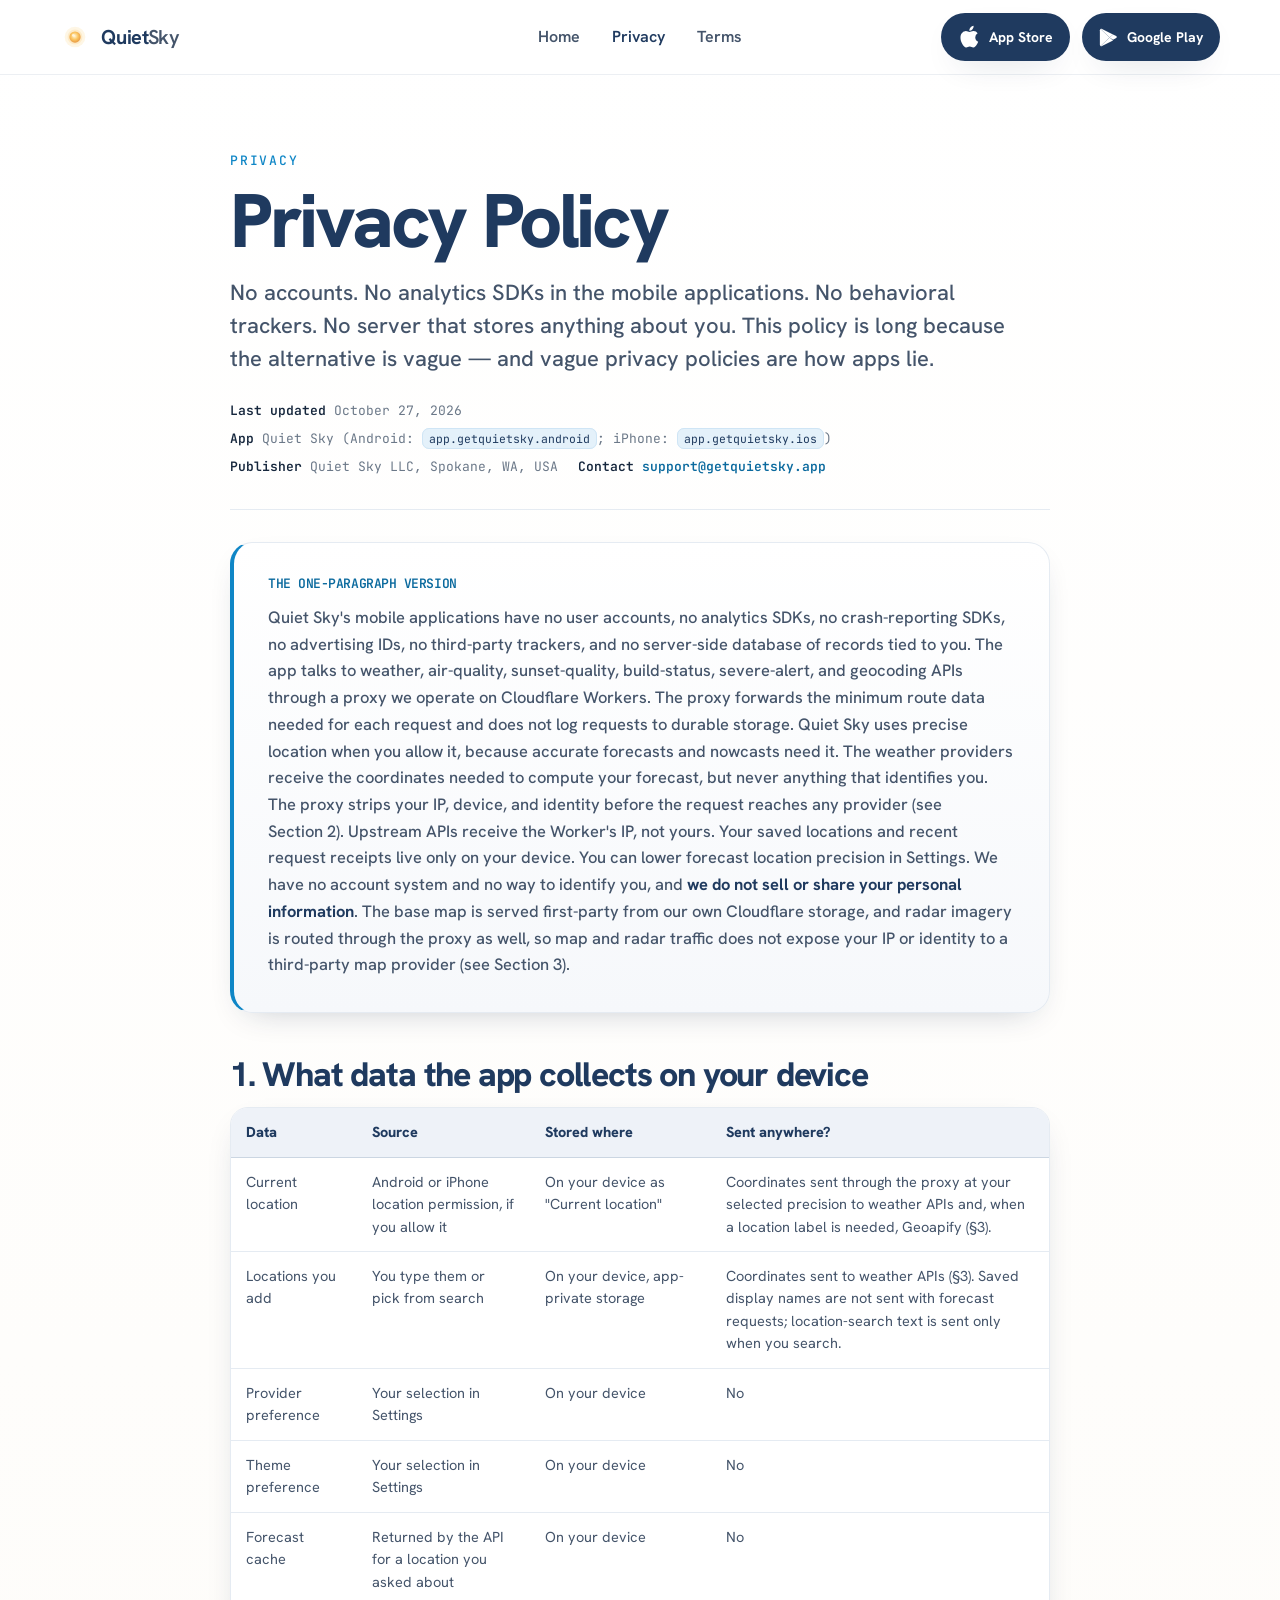
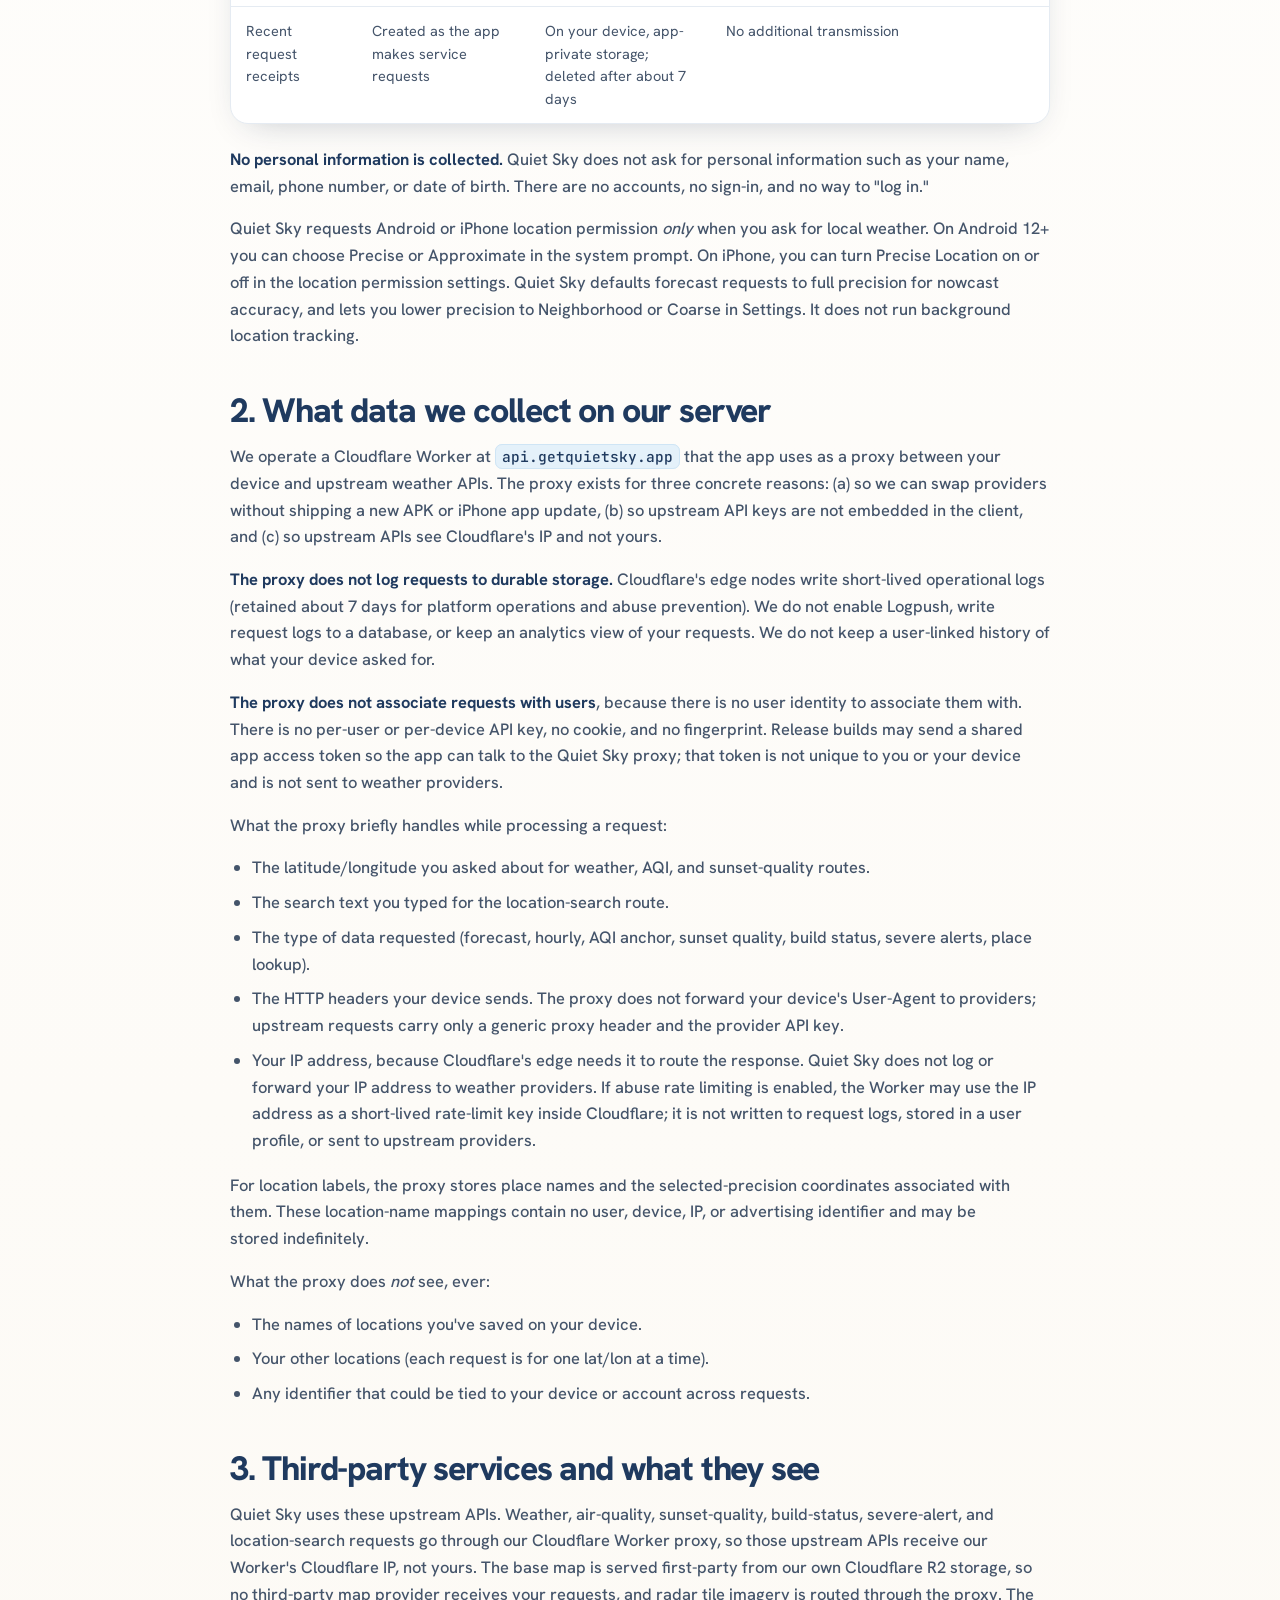
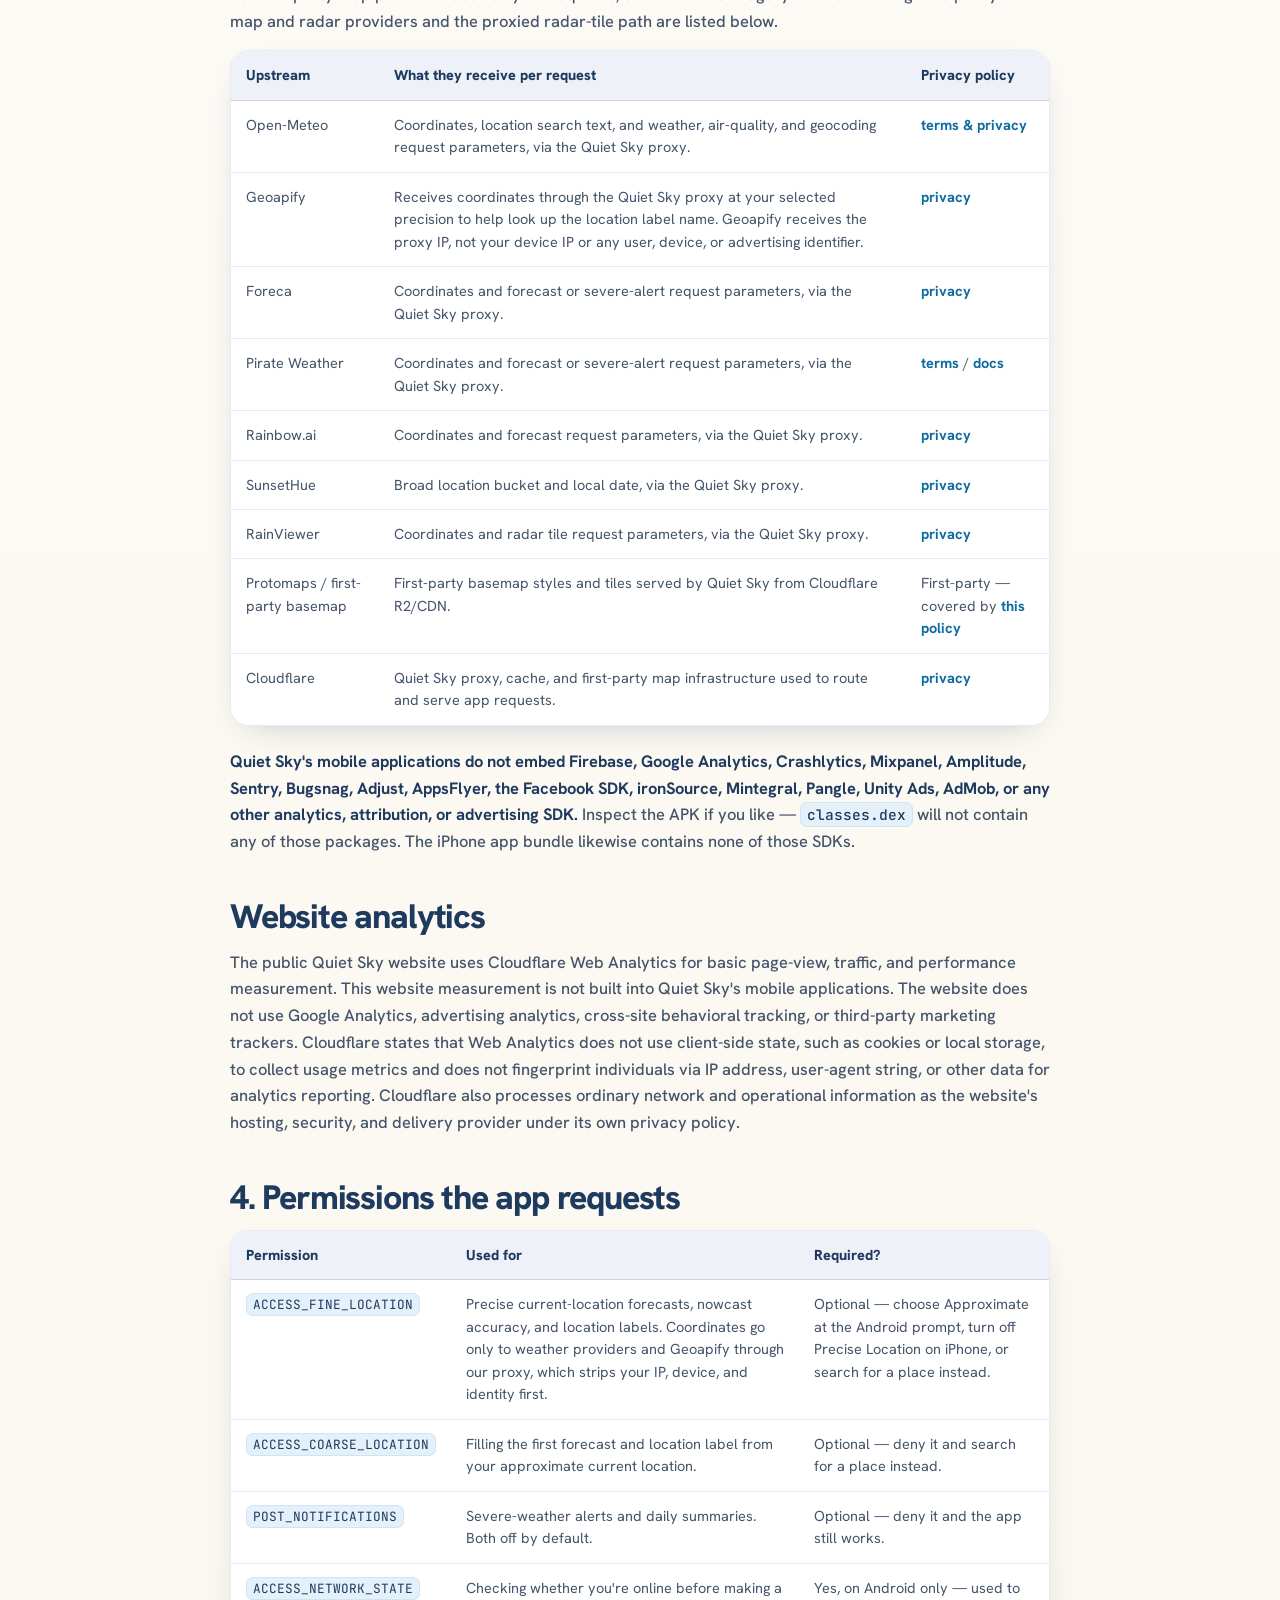
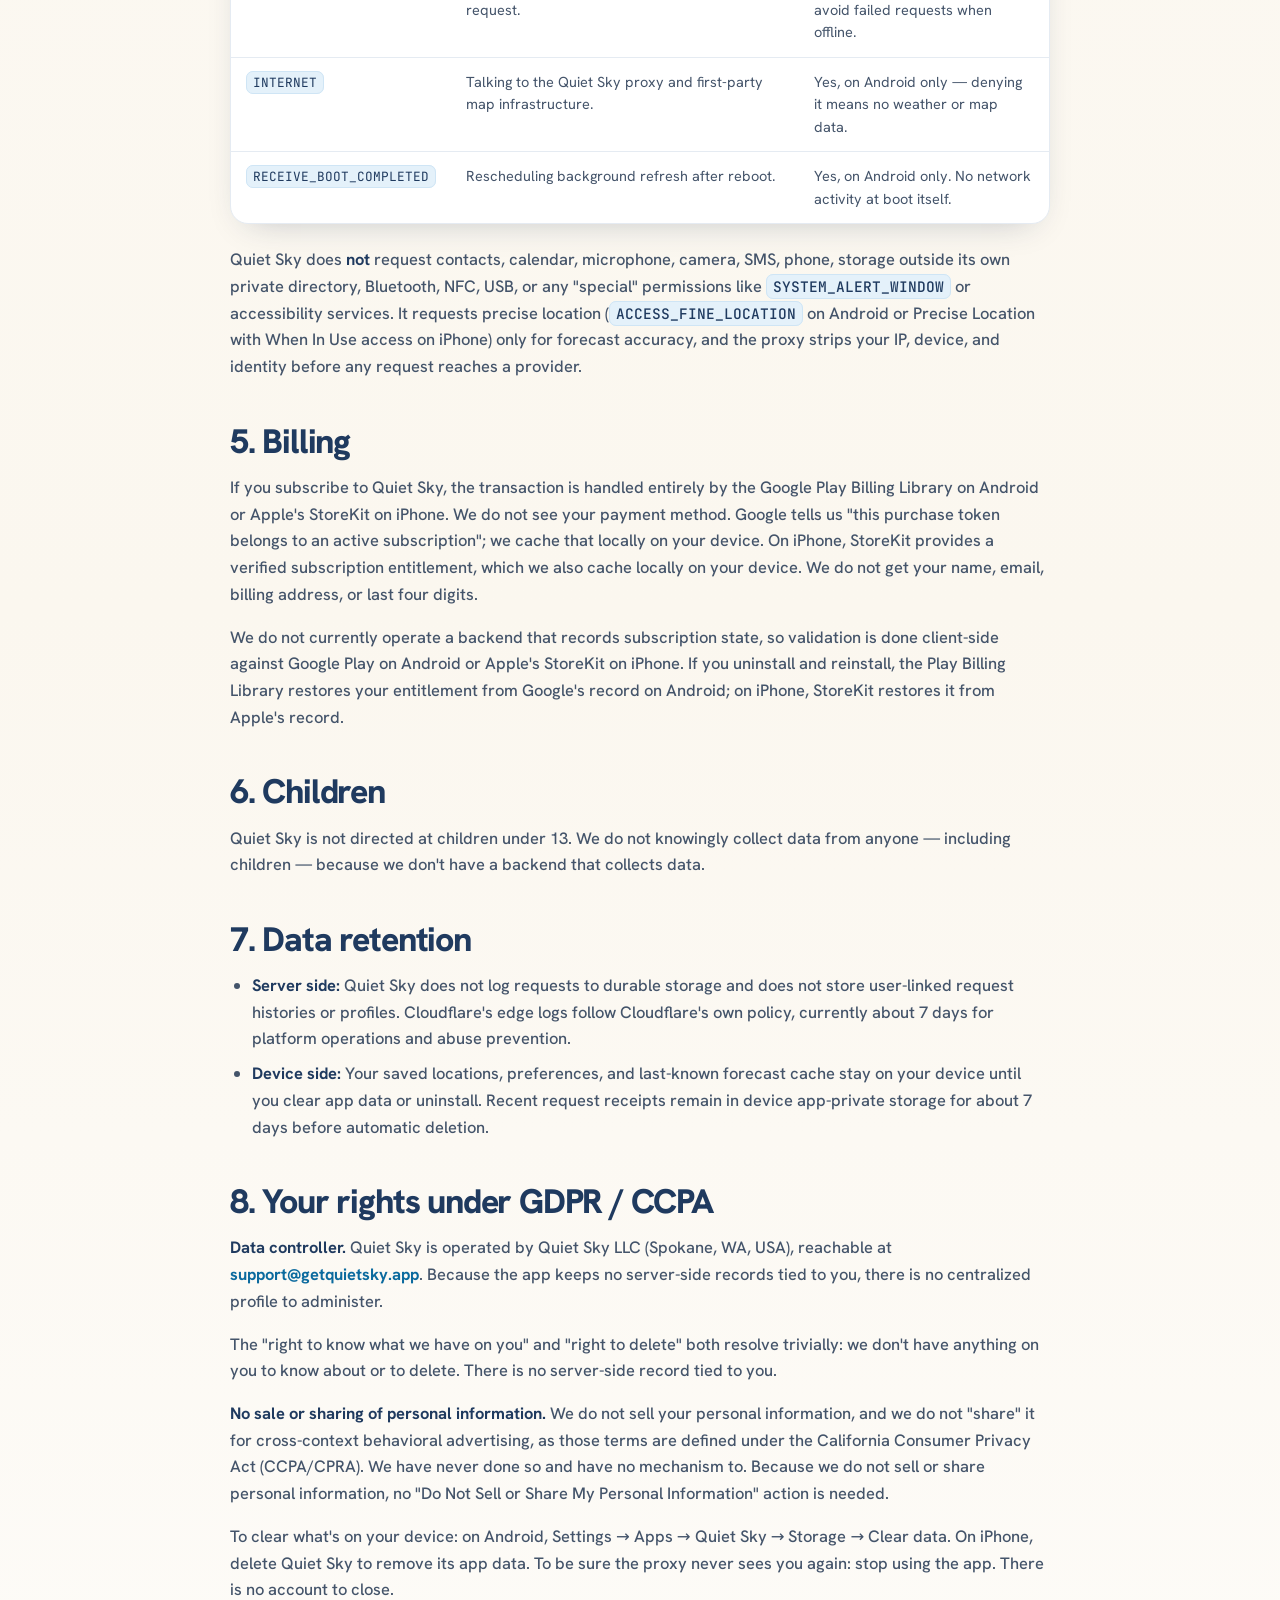
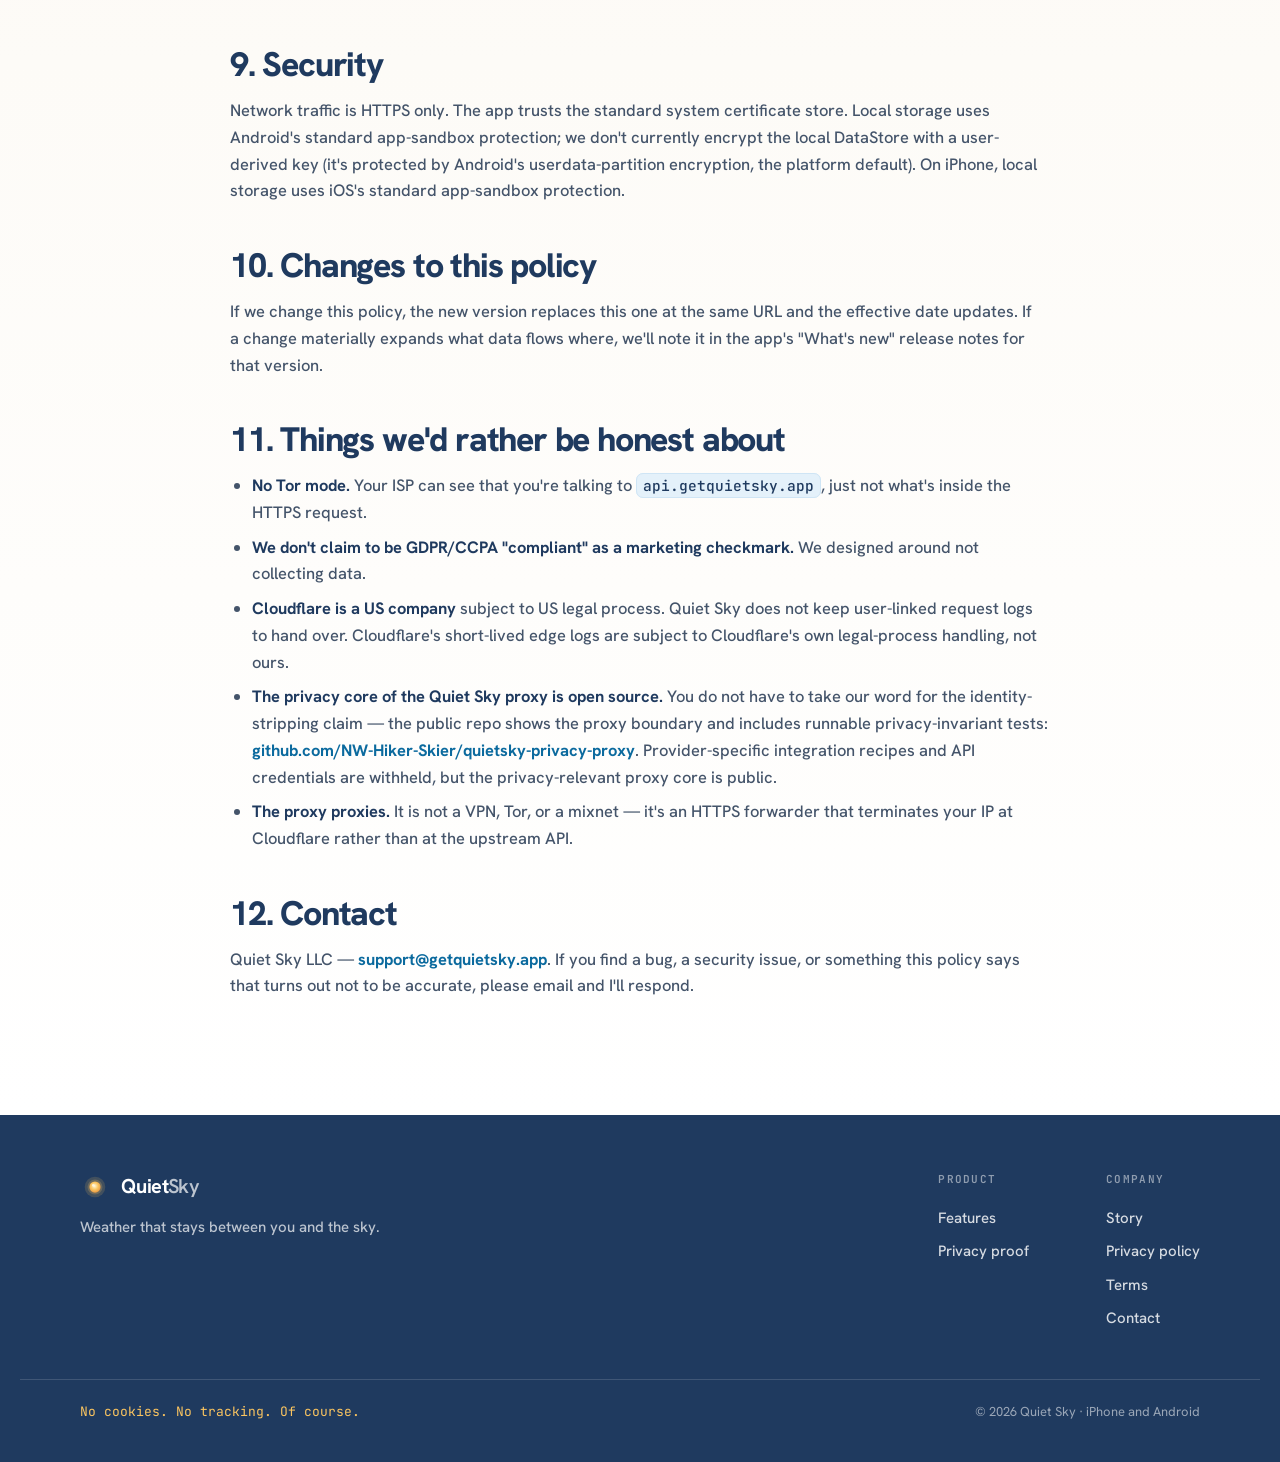
<file: Privacy.html>
<!DOCTYPE html>
<html lang="en">
<head>
<meta charset="UTF-8">
<meta name="viewport" content="width=device-width, initial-scale=1.0">
<link rel="icon" href="assets/favicon.svg" type="image/svg+xml">
<link rel="icon" href="assets/favicon-32.png" type="image/png" sizes="32x32">
<link rel="shortcut icon" href="favicon.ico">
<link rel="apple-touch-icon" href="assets/apple-touch-icon.png">
<title>Privacy Policy — Quiet Sky</title>
<meta name="description" content="Quiet Sky privacy policy. No accounts, no analytics SDKs in the mobile applications, and no server-side records tied to you.">
<link rel="canonical" href="https://getquietsky.app/Privacy.html">
<link rel="stylesheet" href="fonts.css">
<link rel="stylesheet" href="styles-bold.css">
<link rel="stylesheet" href="legal.css">
<link rel="stylesheet" href="platform-update.css">
</head>
<body class="legal-page legal-page--privacy">
<nav class="nav" data-stuck="true" id="nav">
  <a class="brand" href="index.html" aria-label="Quiet Sky home"><svg width="30" height="30" viewBox="0 0 32 32" aria-hidden="true"><defs><radialGradient id="sunNav" cx="46%" cy="42%" r="58%"><stop offset="0%" stop-color="#FFF6D8"/><stop offset="55%" stop-color="#FBC560"/><stop offset="100%" stop-color="#E89A44"/></radialGradient></defs><circle cx="16" cy="16" r="11" fill="#FBC560" opacity="0.16"/><circle cx="16" cy="16" r="8" fill="#FBC560" opacity="0.22"/><circle cx="16" cy="16" r="6" fill="url(#sunNav)"/><circle cx="14.2" cy="14.2" r="1.4" fill="#FFF8E6" opacity="0.8"/></svg><span class="wm"><b>Quiet</b><span>Sky</span></span></a>
  <div class="nav-links"><a href="index.html">Home</a><a href="Privacy.html" aria-current="page">Privacy</a><a href="Terms.html">Terms</a></div>
  <div class="nav-store-buttons" aria-label="Download Quiet Sky">
      <a class="btn btn-primary nav-store-button" href="https://apps.apple.com/us/app/quiet-sky-private-weather/id6788985206" aria-label="Get Quiet Sky on the App Store"><svg class="apple-logo" viewBox="8 8 21 24" fill="currentColor" aria-hidden="true"><path d="M24.76888,20.30068a4.94881,4.94881,0,0,1,2.35656-4.15206,5.06566,5.06566,0,0,0-3.99116-2.15768c-1.67924-.17626-3.30719,1.00483-4.1629,1.00483-.87227,0-2.18977-.98733-3.6085-.95814a5.31529,5.31529,0,0,0-4.47292,2.72787c-1.934,3.34842-.49141,8.26947,1.3612,10.97608.9269,1.32535,2.01018,2.8058,3.42763,2.7533,1.38706-.05753,1.9051-.88448,3.5794-.88448,1.65876,0,2.14479.88448,3.591.8511,1.48838-.02416,2.42613-1.33124,3.32051-2.66914a10.962,10.962,0,0,0,1.51842-3.09251A4.78205,4.78205,0,0,1,24.76888,20.30068Z"/><path d="M22.03725,12.21089a4.87248,4.87248,0,0,0,1.11452-3.49062,4.95746,4.95746,0,0,0-3.20758,1.65961,4.63634,4.63634,0,0,0-1.14371,3.36139A4.09905,4.09905,0,0,0,22.03725,12.21089Z"/></svg><span>App Store</span></a>
      <a class="btn btn-primary nav-store-button" href="https://play.google.com/store/apps/details?id=app.getquietsky.android&amp;utm_source=website&amp;utm_medium=referral&amp;utm_campaign=ios_website_update&amp;utm_content=nav" aria-label="Get Quiet Sky on Google Play"><svg viewBox="0 0 24 26" aria-hidden="true"><path d="M2 2.2 13.4 13 2 23.8c-.5-.3-.9-.9-.9-1.7V3.9c0-.8.4-1.4.9-1.7Z" fill="#00D2FF"/><path d="M17.7 9.2 13.4 13 2 2.2c.5-.3 1.1-.3 1.8.1l13.9 6.9Z" fill="#00E676"/><path d="M17.7 16.8 3.8 23.7c-.7.4-1.3.4-1.8.1L13.4 13l4.3 3.8Z" fill="#FF3D57"/><path d="m17.7 9.2 4 2c1 .6 1 1.9 0 2.5l-4 2L13.4 13l4.3-3.8Z" fill="#FFC400"/></svg><span>Google Play</span></a>
    </div>
</nav>
<main class="legal-shell"><div class="legal-layout"><article class="legal-doc qs-doc">
    <p class="qs-eyebrow">Privacy</p>
    <h1>Privacy Policy</h1>
    <p class="qs-lede">No accounts. No analytics SDKs in the mobile applications. No behavioral trackers. No server that stores anything about you. This policy is long because the alternative is vague&nbsp;— and vague privacy policies are how apps lie.</p>
    <div class="qs-meta">
      <span><strong>Last updated</strong> October 27, 2026</span>
      <span><strong>App</strong> Quiet Sky (Android: <code>app.getquietsky.android</code>; iPhone: <code>app.getquietsky.ios</code>)</span>
      <span><strong>Publisher</strong> Quiet Sky LLC, Spokane, WA, USA</span>
      <span><strong>Contact</strong> <a href="mailto:support@getquietsky.app">support@getquietsky.app</a></span>
    </div>
    <hr/>

    <div class="qs-callout">
      <h2 class="qs-callout-title">The one-paragraph version</h2>
      <p>Quiet Sky's mobile applications have no user accounts, no analytics SDKs, no crash-reporting SDKs, no advertising IDs, no third-party trackers, and no server-side database of records tied to you. The app talks to weather, air-quality, sunset-quality, build-status, severe-alert, and geocoding APIs through a proxy we operate on Cloudflare Workers. The proxy forwards the minimum route data needed for each request and does not log requests to durable storage. Quiet Sky uses precise location when you allow it, because accurate forecasts and nowcasts need it. The weather providers receive the coordinates needed to compute your forecast, but never anything that identifies you. The proxy strips your IP, device, and identity before the request reaches any provider (see Section&nbsp;2). Upstream APIs receive the Worker's IP, not yours. Your saved locations and recent request receipts live only on your device. You can lower forecast location precision in Settings. We have no account system and no way to identify you, and <strong>we do not sell or share your personal information</strong>. The base map is served first-party from our own Cloudflare storage, and radar imagery is routed through the proxy as well, so map and radar traffic does not expose your IP or identity to a third-party map provider (see Section&nbsp;3).</p>
    </div>

    <h2 id="s1">1. What data the app collects on your device</h2>
    <div class="qs-table-wrap">
    <table>
      <thead><tr><th>Data</th><th>Source</th><th>Stored where</th><th>Sent anywhere?</th></tr></thead>
      <tbody>
        <tr><td>Current location</td><td>Android or iPhone location permission, if you allow it</td><td>On your device as "Current location"</td><td>Coordinates sent through the proxy at your selected precision to weather APIs and, when a location label is needed, Geoapify (§3).</td></tr>
        <tr><td>Locations you add</td><td>You type them or pick from search</td><td>On your device, app-private storage</td><td>Coordinates sent to weather APIs (§3). Saved display names are not sent with forecast requests; location-search text is sent only when you search.</td></tr>
        <tr><td>Provider preference</td><td>Your selection in Settings</td><td>On your device</td><td>No</td></tr>
        <tr><td>Theme preference</td><td>Your selection in Settings</td><td>On your device</td><td>No</td></tr>
        <tr><td>Forecast cache</td><td>Returned by the API for a location you asked about</td><td>On your device</td><td>No</td></tr>
        <tr><td>Recent request receipts</td><td>Created as the app makes service requests</td><td>On your device, app-private storage; deleted after about 7 days</td><td>No additional transmission</td></tr>
      </tbody>
    </table>
    </div>
    <p><strong>No personal information is collected.</strong> Quiet Sky does not ask for personal information such as your name, email, phone number, or date of birth. There are no accounts, no sign-in, and no way to "log in."</p>
    <p>Quiet Sky requests Android or iPhone location permission <em>only</em> when you ask for local weather. On Android 12+ you can choose Precise or Approximate in the system prompt. On iPhone, you can turn Precise Location on or off in the location permission settings. Quiet Sky defaults forecast requests to full precision for nowcast accuracy, and lets you lower precision to Neighborhood or Coarse in Settings. It does not run background location tracking.</p>

    <h2 id="s2">2. What data we collect on our server</h2>
    <p>We operate a Cloudflare Worker at <code>api.getquietsky.app</code> that the app uses as a proxy between your device and upstream weather APIs. The proxy exists for three concrete reasons: (a) so we can swap providers without shipping a new APK or iPhone app update, (b) so upstream API keys are not embedded in the client, and (c) so upstream APIs see Cloudflare's IP and not yours.</p>
    <p><strong>The proxy does not log requests to durable storage.</strong> Cloudflare's edge nodes write short-lived operational logs (retained about 7 days for platform operations and abuse prevention). We do not enable Logpush, write request logs to a database, or keep an analytics view of your requests. We do not keep a user-linked history of what your device asked for.</p>
    <p><strong>The proxy does not associate requests with users</strong>, because there is no user identity to associate them with. There is no per-user or per-device API key, no cookie, and no fingerprint. Release builds may send a shared app access token so the app can talk to the Quiet Sky proxy; that token is not unique to you or your device and is not sent to weather providers.</p>
    <p>What the proxy briefly handles while processing a request:</p>
    <ul>
      <li>The latitude/longitude you asked about for weather, AQI, and sunset-quality routes.</li>
      <li>The search text you typed for the location-search route.</li>
      <li>The type of data requested (forecast, hourly, AQI anchor, sunset quality, build status, severe alerts, place lookup).</li>
      <li>The HTTP headers your device sends. The proxy does not forward your device's User-Agent to providers; upstream requests carry only a generic proxy header and the provider API key.</li>
      <li>Your IP address, because Cloudflare's edge needs it to route the response. Quiet Sky does not log or forward your IP address to weather providers. If abuse rate limiting is enabled, the Worker may use the IP address as a short-lived rate-limit key inside Cloudflare; it is not written to request logs, stored in a user profile, or sent to upstream providers.</li>
    </ul>
    <p>For location labels, the proxy stores place names and the selected-precision coordinates associated with them. These location-name mappings contain no user, device, IP, or advertising identifier and may be stored indefinitely.</p>
    <p>What the proxy does <em>not</em> see, ever:</p>
    <ul>
      <li>The names of locations you've saved on your device.</li>
      <li>Your other locations (each request is for one lat/lon at a time).</li>
      <li>Any identifier that could be tied to your device or account across requests.</li>
    </ul>

    <h2 id="s3">3. Third-party services and what they see</h2>
    <p>Quiet Sky uses these upstream APIs. Weather, air-quality, sunset-quality, build-status, severe-alert, and location-search requests go through our Cloudflare Worker proxy, so those upstream APIs receive our Worker's Cloudflare IP, not yours. The base map is served first-party from our own Cloudflare R2 storage, so no third-party map provider receives your requests, and radar tile imagery is routed through the proxy. The map and radar providers and the proxied radar-tile path are listed below.</p>
    <div class="qs-table-wrap">
    <table>
      <thead><tr><th>Upstream</th><th>What they receive per request</th><th>Privacy policy</th></tr></thead>
      <tbody>
        <tr><td>Open-Meteo</td><td>Coordinates, location search text, and weather, air-quality, and geocoding request parameters, via the Quiet Sky proxy.</td><td><a href="https://open-meteo.com/en/terms">terms &amp; privacy</a></td></tr>
        <tr><td>Geoapify</td><td>Receives coordinates through the Quiet Sky proxy at your selected precision to help look up the location label name. Geoapify receives the proxy IP, not your device IP or any user, device, or advertising identifier.</td><td><a href="https://www.geoapify.com/privacy-policy/">privacy</a></td></tr>
        <tr><td>Foreca</td><td>Coordinates and forecast or severe-alert request parameters, via the Quiet Sky proxy.</td><td><a href="https://www.foreca.com/privacy-policy.html">privacy</a></td></tr>
        <tr><td>Pirate Weather</td><td>Coordinates and forecast or severe-alert request parameters, via the Quiet Sky proxy.</td><td><a href="https://pirate-weather.apiable.io/terms">terms</a> / <a href="https://pirateweather.net/en/latest/">docs</a></td></tr>
        <tr><td>Rainbow.ai</td><td>Coordinates and forecast request parameters, via the Quiet Sky proxy.</td><td><a href="https://rainbow.ai/privacy-policy">privacy</a></td></tr>
        <tr><td>SunsetHue</td><td>Broad location bucket and local date, via the Quiet Sky proxy.</td><td><a href="https://sunsethue.com/privacy">privacy</a></td></tr>
        <tr><td>RainViewer</td><td>Coordinates and radar tile request parameters, via the Quiet Sky proxy.</td><td><a href="https://www.rainviewer.com/privacy.html">privacy</a></td></tr>
        <tr><td>Protomaps / first-party basemap</td><td>First-party basemap styles and tiles served by Quiet Sky from Cloudflare R2/CDN.</td><td>First-party — covered by <a href="https://getquietsky.app/Privacy">this policy</a></td></tr>
        <tr><td>Cloudflare</td><td>Quiet Sky proxy, cache, and first-party map infrastructure used to route and serve app requests.</td><td><a href="https://www.cloudflare.com/privacypolicy/">privacy</a></td></tr>
      </tbody>
    </table>
    </div>
    <p><strong>Quiet Sky's mobile applications do not embed Firebase, Google Analytics, Crashlytics, Mixpanel, Amplitude, Sentry, Bugsnag, Adjust, AppsFlyer, the Facebook SDK, ironSource, Mintegral, Pangle, Unity Ads, AdMob, or any other analytics, attribution, or advertising SDK.</strong> Inspect the APK if you like&nbsp;— <code>classes.dex</code> will not contain any of those packages. The iPhone app bundle likewise contains none of those SDKs.</p>

    <h2 id="website-analytics">Website analytics</h2>
    <p>The public Quiet Sky website uses Cloudflare Web Analytics for basic page-view, traffic, and performance measurement. This website measurement is not built into Quiet Sky's mobile applications. The website does not use Google Analytics, advertising analytics, cross-site behavioral tracking, or third-party marketing trackers. Cloudflare states that Web Analytics does not use client-side state, such as cookies or local storage, to collect usage metrics and does not fingerprint individuals via IP address, user-agent string, or other data for analytics reporting. Cloudflare also processes ordinary network and operational information as the website's hosting, security, and delivery provider under its own privacy policy.</p>

    <h2 id="s4">4. Permissions the app requests</h2>
    <div class="qs-table-wrap">
    <table>
      <thead><tr><th>Permission</th><th>Used for</th><th>Required?</th></tr></thead>
      <tbody>
        <tr><td><code>ACCESS_FINE_LOCATION</code></td><td>Precise current-location forecasts, nowcast accuracy, and location labels. Coordinates go only to weather providers and Geoapify through our proxy, which strips your IP, device, and identity first.</td><td>Optional&nbsp;— choose Approximate at the Android prompt, turn off Precise Location on iPhone, or search for a place instead.</td></tr>
        <tr><td><code>ACCESS_COARSE_LOCATION</code></td><td>Filling the first forecast and location label from your approximate current location.</td><td>Optional&nbsp;— deny it and search for a place instead.</td></tr>
        <tr><td><code>POST_NOTIFICATIONS</code></td><td>Severe-weather alerts and daily summaries. Both off by default.</td><td>Optional&nbsp;— deny it and the app still works.</td></tr>
        <tr><td><code>ACCESS_NETWORK_STATE</code></td><td>Checking whether you're online before making a request.</td><td>Yes, on Android only&nbsp;— used to avoid failed requests when offline.</td></tr>
        <tr><td><code>INTERNET</code></td><td>Talking to the Quiet Sky proxy and first-party map infrastructure.</td><td>Yes, on Android only&nbsp;— denying it means no weather or map data.</td></tr>
        <tr><td><code>RECEIVE_BOOT_COMPLETED</code></td><td>Rescheduling background refresh after reboot.</td><td>Yes, on Android only. No network activity at boot itself.</td></tr>
      </tbody>
    </table>
    </div>
    <p>Quiet Sky does <strong>not</strong> request contacts, calendar, microphone, camera, SMS, phone, storage outside its own private directory, Bluetooth, NFC, USB, or any "special" permissions like <code>SYSTEM_ALERT_WINDOW</code> or accessibility services. It requests precise location (<code>ACCESS_FINE_LOCATION</code> on Android or Precise Location with When In Use access on iPhone) only for forecast accuracy, and the proxy strips your IP, device, and identity before any request reaches a provider.</p>

    <h2 id="s5">5. Billing</h2>
    <p>If you subscribe to Quiet Sky, the transaction is handled entirely by the Google Play Billing Library on Android or Apple's StoreKit on iPhone. We do not see your payment method. Google tells us "this purchase token belongs to an active subscription"; we cache that locally on your device. On iPhone, StoreKit provides a verified subscription entitlement, which we also cache locally on your device. We do not get your name, email, billing address, or last four digits.</p>
    <p>We do not currently operate a backend that records subscription state, so validation is done client-side against Google Play on Android or Apple's StoreKit on iPhone. If you uninstall and reinstall, the Play Billing Library restores your entitlement from Google's record on Android; on iPhone, StoreKit restores it from Apple's record.</p>

    <h2 id="s6">6. Children</h2>
    <p>Quiet Sky is not directed at children under 13. We do not knowingly collect data from anyone&nbsp;— including children&nbsp;— because we don't have a backend that collects data.</p>

    <h2 id="s7">7. Data retention</h2>
    <ul>
      <li><strong>Server side:</strong> Quiet Sky does not log requests to durable storage and does not store user-linked request histories or profiles. Cloudflare's edge logs follow Cloudflare's own policy, currently about 7 days for platform operations and abuse prevention.</li>
      <li><strong>Device side:</strong> Your saved locations, preferences, and last-known forecast cache stay on your device until you clear app data or uninstall. Recent request receipts remain in device app-private storage for about 7 days before automatic deletion.</li>
    </ul>

    <h2 id="s8">8. Your rights under GDPR / CCPA</h2>
    <p><strong>Data controller.</strong> Quiet Sky is operated by Quiet Sky LLC (Spokane, WA, USA), reachable at <a href="mailto:support@getquietsky.app">support@getquietsky.app</a>. Because the app keeps no server-side records tied to you, there is no centralized profile to administer.</p>
    <p>The "right to know what we have on you" and "right to delete" both resolve trivially: we don't have anything on you to know about or to delete. There is no server-side record tied to you.</p>
    <p><strong>No sale or sharing of personal information.</strong> We do not sell your personal information, and we do not "share" it for cross-context behavioral advertising, as those terms are defined under the California Consumer Privacy Act (CCPA/CPRA). We have never done so and have no mechanism to. Because we do not sell or share personal information, no "Do Not Sell or Share My Personal Information" action is needed.</p>
    <p>To clear what's on your device: on Android, Settings → Apps → Quiet Sky → Storage → Clear data. On iPhone, delete Quiet Sky to remove its app data. To be sure the proxy never sees you again: stop using the app. There is no account to close.</p>

    <h2 id="s9">9. Security</h2>
    <p>Network traffic is HTTPS only. The app trusts the standard system certificate store. Local storage uses Android's standard app-sandbox protection; we don't currently encrypt the local DataStore with a user-derived key (it's protected by Android's userdata-partition encryption, the platform default). On iPhone, local storage uses iOS's standard app-sandbox protection.</p>

    <h2 id="s10">10. Changes to this policy</h2>
    <p>If we change this policy, the new version replaces this one at the same URL and the effective date updates. If a change materially expands what data flows where, we'll note it in the app's "What's new" release notes for that version.</p>

    <h2 id="s11">11. Things we'd rather be honest about</h2>
    <ul>
      <li><strong>No Tor mode.</strong> Your ISP can see that you're talking to <code>api.getquietsky.app</code>, just not what's inside the HTTPS request.</li>
      <li><strong>We don't claim to be GDPR/CCPA "compliant" as a marketing checkmark.</strong> We designed around not collecting data.</li>
      <li><strong>Cloudflare is a US company</strong> subject to US legal process. Quiet Sky does not keep user-linked request logs to hand over. Cloudflare's short-lived edge logs are subject to Cloudflare's own legal-process handling, not ours.</li>
      <li><strong>The privacy core of the Quiet Sky proxy is open source.</strong> You do not have to take our word for the identity-stripping claim — the public repo shows the proxy boundary and includes runnable privacy-invariant tests: <a href="https://github.com/NW-Hiker-Skier/quietsky-privacy-proxy">github.com/NW-Hiker-Skier/quietsky-privacy-proxy</a>. Provider-specific integration recipes and API credentials are withheld, but the privacy-relevant proxy core is public.</li>
      <li><strong>The proxy proxies.</strong> It is not a VPN, Tor, or a mixnet&nbsp;— it's an HTTPS forwarder that terminates your IP at Cloudflare rather than at the upstream API.</li>
    </ul>

    <h2 id="s12">12. Contact</h2>
    <p>Quiet Sky LLC&nbsp;— <a href="mailto:support@getquietsky.app">support@getquietsky.app</a>. If you find a bug, a security issue, or something this policy says that turns out not to be accurate, please email and I'll respond.</p>
  </article></div></main>
<footer class="footer legal-footer"><div class="wrap"><div><div class="brand"><svg width="30" height="30" viewBox="0 0 32 32" aria-hidden="true"><defs><radialGradient id="sunFootLegal" cx="46%" cy="42%" r="58%"><stop offset="0%" stop-color="#FFF6D8"/><stop offset="55%" stop-color="#FBC560"/><stop offset="100%" stop-color="#E89A44"/></radialGradient></defs><circle cx="16" cy="16" r="11" fill="#FBC560" opacity="0.16"/><circle cx="16" cy="16" r="8" fill="#FBC560" opacity="0.22"/><circle cx="16" cy="16" r="6" fill="url(#sunFootLegal)"/><circle cx="14.2" cy="14.2" r="1.4" fill="#FFF8E6" opacity="0.8"/></svg><span class="wm"><b>Quiet</b><span>Sky</span></span></div><p class="tag">Weather that stays between you and the sky.</p></div><div class="footer-links"><div class="fcol"><h5>Product</h5><a href="index.html#features">Features</a><a href="index.html#privacy">Privacy proof</a></div><div class="fcol"><h5>Company</h5><a href="Story.html">Story</a><a href="Privacy.html">Privacy policy</a><a href="Terms.html">Terms</a><a href="mailto:support@getquietsky.app">Contact</a></div></div></div><div class="footer-base"><span class="nt">No cookies. No tracking. Of course.</span><span class="cp">© 2026 Quiet Sky · iPhone and Android</span></div></footer>
</body>
</html>
</file>
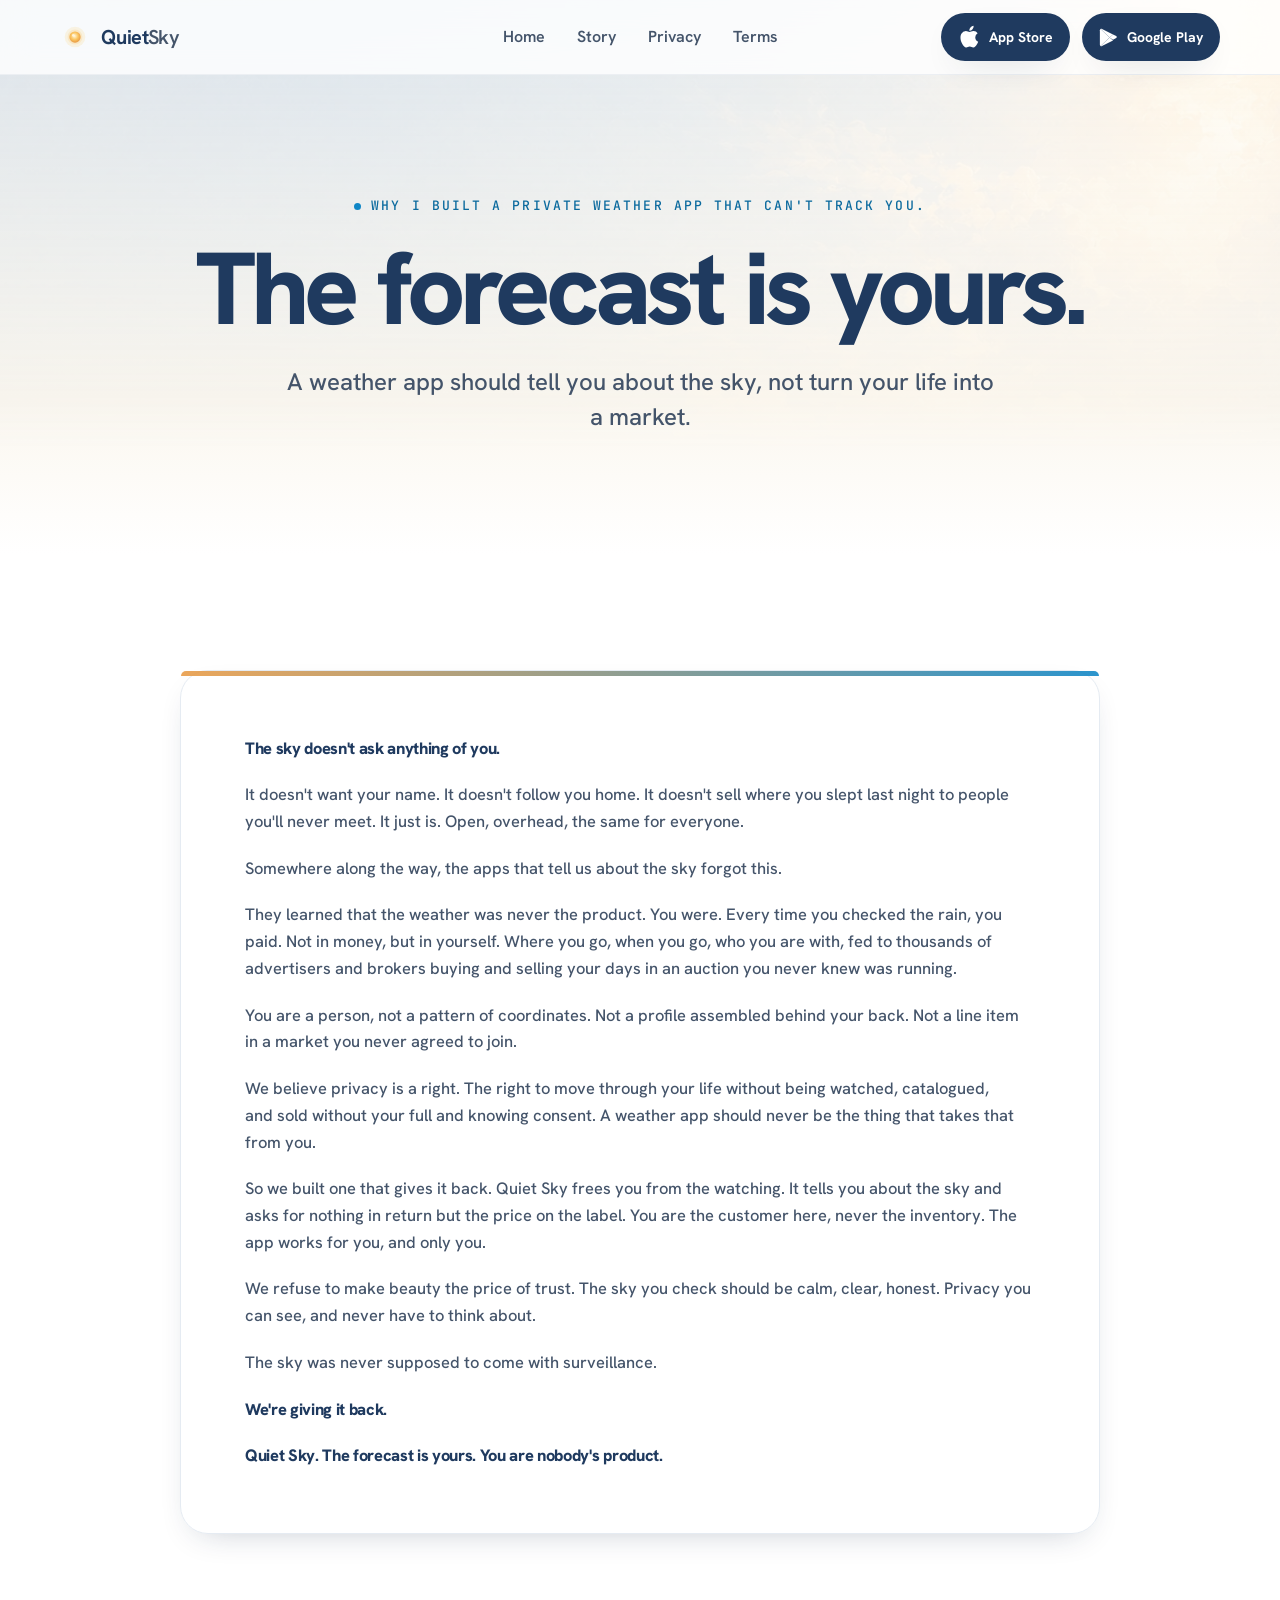
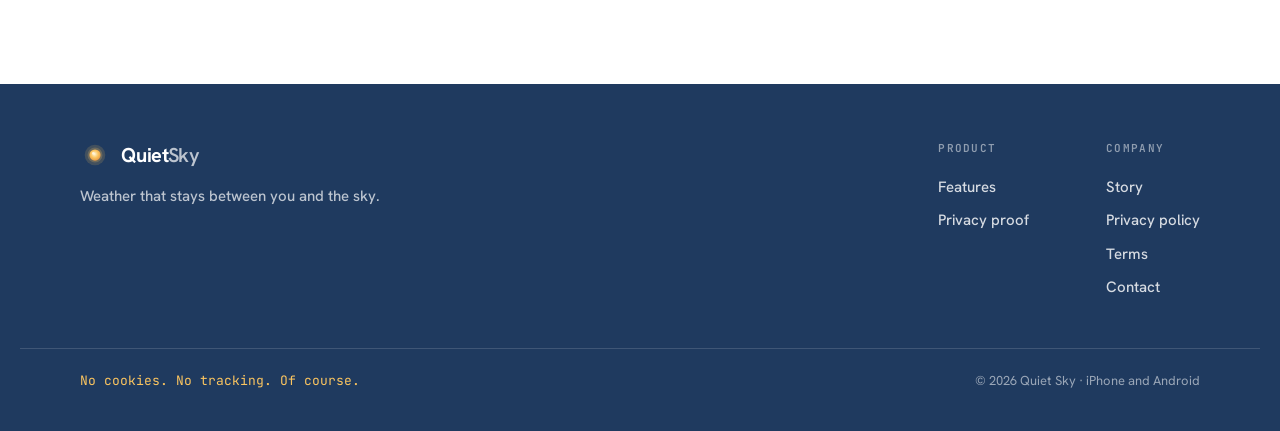
<file: Story.html>
<!DOCTYPE html>
<html lang="en">
<head>
<meta charset="UTF-8">
<meta name="viewport" content="width=device-width, initial-scale=1.0">
<link rel="icon" href="assets/favicon.svg" type="image/svg+xml">
<link rel="icon" href="assets/favicon-32.png" type="image/png" sizes="32x32">
<link rel="shortcut icon" href="favicon.ico">
<link rel="apple-touch-icon" href="assets/apple-touch-icon.png">
<title>Why I built a private weather app that can't track you - Quiet Sky</title>
<meta name="description" content="The Quiet Sky story: weather without surveillance, beauty without tracking, and a forecast that stays yours.">
<link rel="canonical" href="https://getquietsky.app/Story.html">
<link rel="stylesheet" href="fonts.css">
<link rel="stylesheet" href="styles-bold.css">
<link rel="stylesheet" href="story.css">
<link rel="stylesheet" href="platform-update.css">
</head>
<body class="story-page">
<nav class="nav" data-stuck="true" id="nav">
  <a class="brand" href="index.html" aria-label="Quiet Sky home"><svg width="30" height="30" viewBox="0 0 32 32" aria-hidden="true"><defs><radialGradient id="sunNav" cx="46%" cy="42%" r="58%"><stop offset="0%" stop-color="#FFF6D8"/><stop offset="55%" stop-color="#FBC560"/><stop offset="100%" stop-color="#E89A44"/></radialGradient></defs><circle cx="16" cy="16" r="11" fill="#FBC560" opacity="0.16"/><circle cx="16" cy="16" r="8" fill="#FBC560" opacity="0.22"/><circle cx="16" cy="16" r="6" fill="url(#sunNav)"/><circle cx="14.2" cy="14.2" r="1.4" fill="#FFF8E6" opacity="0.8"/></svg><span class="wm"><b>Quiet</b><span>Sky</span></span></a>
  <div class="nav-links"><a href="index.html">Home</a><a href="Story.html" aria-current="page">Story</a><a href="Privacy.html">Privacy</a><a href="Terms.html">Terms</a></div>
  <div class="nav-store-buttons" aria-label="Download Quiet Sky">
      <a class="btn btn-primary nav-store-button" href="https://apps.apple.com/us/app/quiet-sky-private-weather/id6788985206" aria-label="Get Quiet Sky on the App Store"><svg class="apple-logo" viewBox="8 8 21 24" fill="currentColor" aria-hidden="true"><path d="M24.76888,20.30068a4.94881,4.94881,0,0,1,2.35656-4.15206,5.06566,5.06566,0,0,0-3.99116-2.15768c-1.67924-.17626-3.30719,1.00483-4.1629,1.00483-.87227,0-2.18977-.98733-3.6085-.95814a5.31529,5.31529,0,0,0-4.47292,2.72787c-1.934,3.34842-.49141,8.26947,1.3612,10.97608.9269,1.32535,2.01018,2.8058,3.42763,2.7533,1.38706-.05753,1.9051-.88448,3.5794-.88448,1.65876,0,2.14479.88448,3.591.8511,1.48838-.02416,2.42613-1.33124,3.32051-2.66914a10.962,10.962,0,0,0,1.51842-3.09251A4.78205,4.78205,0,0,1,24.76888,20.30068Z"/><path d="M22.03725,12.21089a4.87248,4.87248,0,0,0,1.11452-3.49062,4.95746,4.95746,0,0,0-3.20758,1.65961,4.63634,4.63634,0,0,0-1.14371,3.36139A4.09905,4.09905,0,0,0,22.03725,12.21089Z"/></svg><span>App Store</span></a>
      <a class="btn btn-primary nav-store-button" href="https://play.google.com/store/apps/details?id=app.getquietsky.android&amp;utm_source=website&amp;utm_medium=referral&amp;utm_campaign=ios_website_update&amp;utm_content=nav" aria-label="Get Quiet Sky on Google Play"><svg viewBox="0 0 24 26" aria-hidden="true"><path d="M2 2.2 13.4 13 2 23.8c-.5-.3-.9-.9-.9-1.7V3.9c0-.8.4-1.4.9-1.7Z" fill="#00D2FF"/><path d="M17.7 9.2 13.4 13 2 2.2c.5-.3 1.1-.3 1.8.1l13.9 6.9Z" fill="#00E676"/><path d="M17.7 16.8 3.8 23.7c-.7.4-1.3.4-1.8.1L13.4 13l4.3 3.8Z" fill="#FF3D57"/><path d="m17.7 9.2 4 2c1 .6 1 1.9 0 2.5l-4 2L13.4 13l4.3-3.8Z" fill="#FFC400"/></svg><span>Google Play</span></a>
    </div>
</nav>

<main>
  <section class="story-hero">
    <div class="story-hero-inner">
      <p class="kicker">Why I built a private weather app that can't track you.</p>
      <h1>The forecast is yours.</h1>
      <p class="lede">A weather app should tell you about the sky, not turn your life into a market.</p>
    </div>
  </section>

  <section class="story-body">
    <div class="story-layout">
      <article class="manifesto">
        <p>The sky doesn't ask anything of you.</p>
        <p>It doesn't want your name. It doesn't follow you home. It doesn't sell where you slept last night to people you'll never meet. It just is. Open, overhead, the same for everyone.</p>
        <p>Somewhere along the way, the apps that tell us about the sky forgot this.</p>
        <p>They learned that the weather was never the product. You were. Every time you checked the rain, you paid. Not in money, but in yourself. Where you go, when you go, who you are with, fed to thousands of advertisers and brokers buying and selling your days in an auction you never knew was running.</p>
        <p>You are a person, not a pattern of coordinates. Not a profile assembled behind your back. Not a line item in a market you never agreed to join.</p>
        <p>We believe privacy is a right. The right to move through your life without being watched, catalogued, and sold without your full and knowing consent. A weather app should never be the thing that takes that from you.</p>
        <p>So we built one that gives it back. Quiet Sky frees you from the watching. It tells you about the sky and asks for nothing in return but the price on the label. You are the customer here, never the inventory. The app works for you, and only you.</p>
        <p>We refuse to make beauty the price of trust. The sky you check should be calm, clear, honest. Privacy you can see, and never have to think about.</p>
        <p>The sky was never supposed to come with surveillance.</p>
        <p>We're giving it back.</p>
        <p>Quiet Sky. The forecast is yours. You are nobody's product.</p>
      </article>
    </div>
  </section>
</main>

<footer class="footer">
  <div class="wrap">
    <div>
      <div class="brand"><svg width="30" height="30" viewBox="0 0 32 32" aria-hidden="true"><defs><radialGradient id="sunFootStory" cx="46%" cy="42%" r="58%"><stop offset="0%" stop-color="#FFF6D8"/><stop offset="55%" stop-color="#FBC560"/><stop offset="100%" stop-color="#E89A44"/></radialGradient></defs><circle cx="16" cy="16" r="11" fill="#FBC560" opacity="0.16"/><circle cx="16" cy="16" r="8" fill="#FBC560" opacity="0.22"/><circle cx="16" cy="16" r="6" fill="url(#sunFootStory)"/><circle cx="14.2" cy="14.2" r="1.4" fill="#FFF8E6" opacity="0.8"/></svg><span class="wm"><b>Quiet</b><span>Sky</span></span></div>
      <p class="tag">Weather that stays between you and the sky.</p>
    </div>
    <div class="footer-links">
      <div class="fcol"><h5>Product</h5><a href="index.html#features">Features</a><a href="index.html#privacy">Privacy proof</a></div>
      <div class="fcol"><h5>Company</h5><a href="Story.html">Story</a><a href="Privacy.html">Privacy policy</a><a href="Terms.html">Terms</a><a href="mailto:support@getquietsky.app">Contact</a></div>
    </div>
  </div>
  <div class="footer-base"><span class="nt">No cookies. No tracking. Of course.</span><span class="cp">© 2026 Quiet Sky · iPhone and Android</span></div>
</footer>
</body>
</html>
</file>
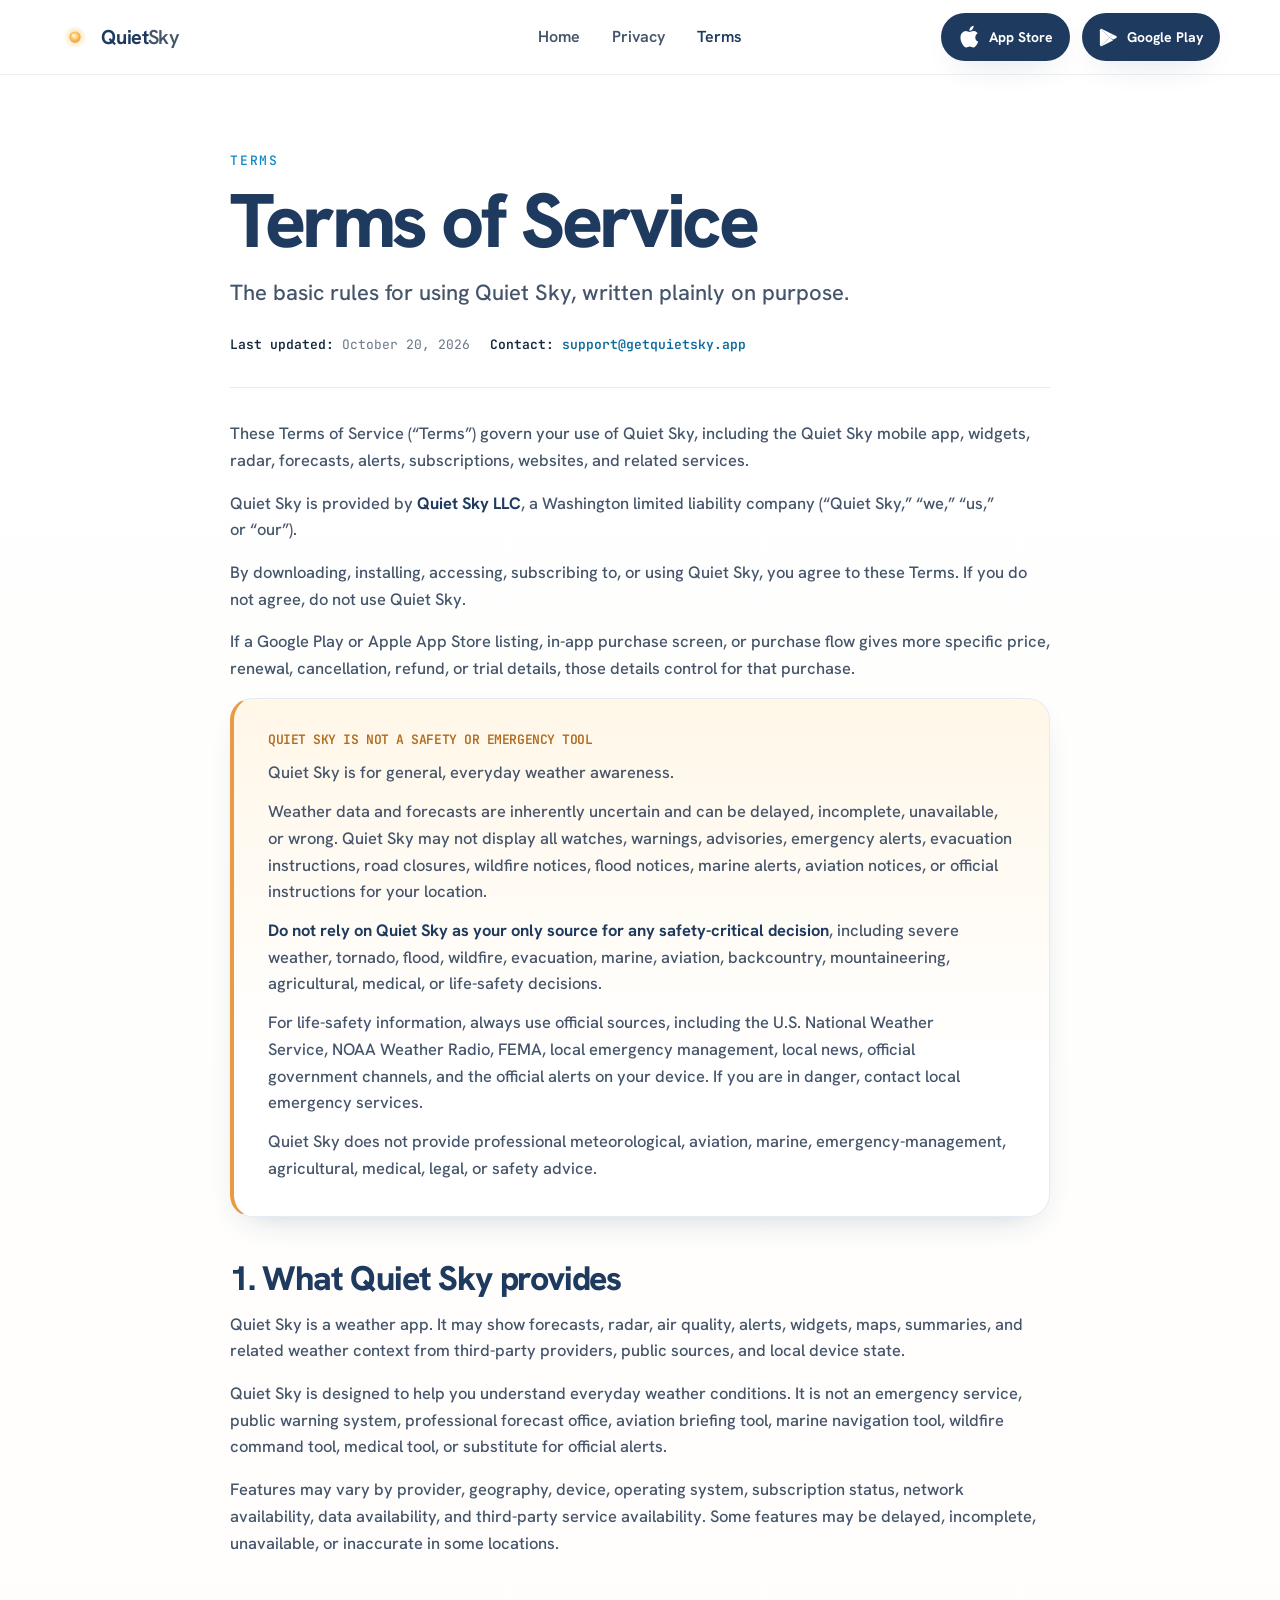
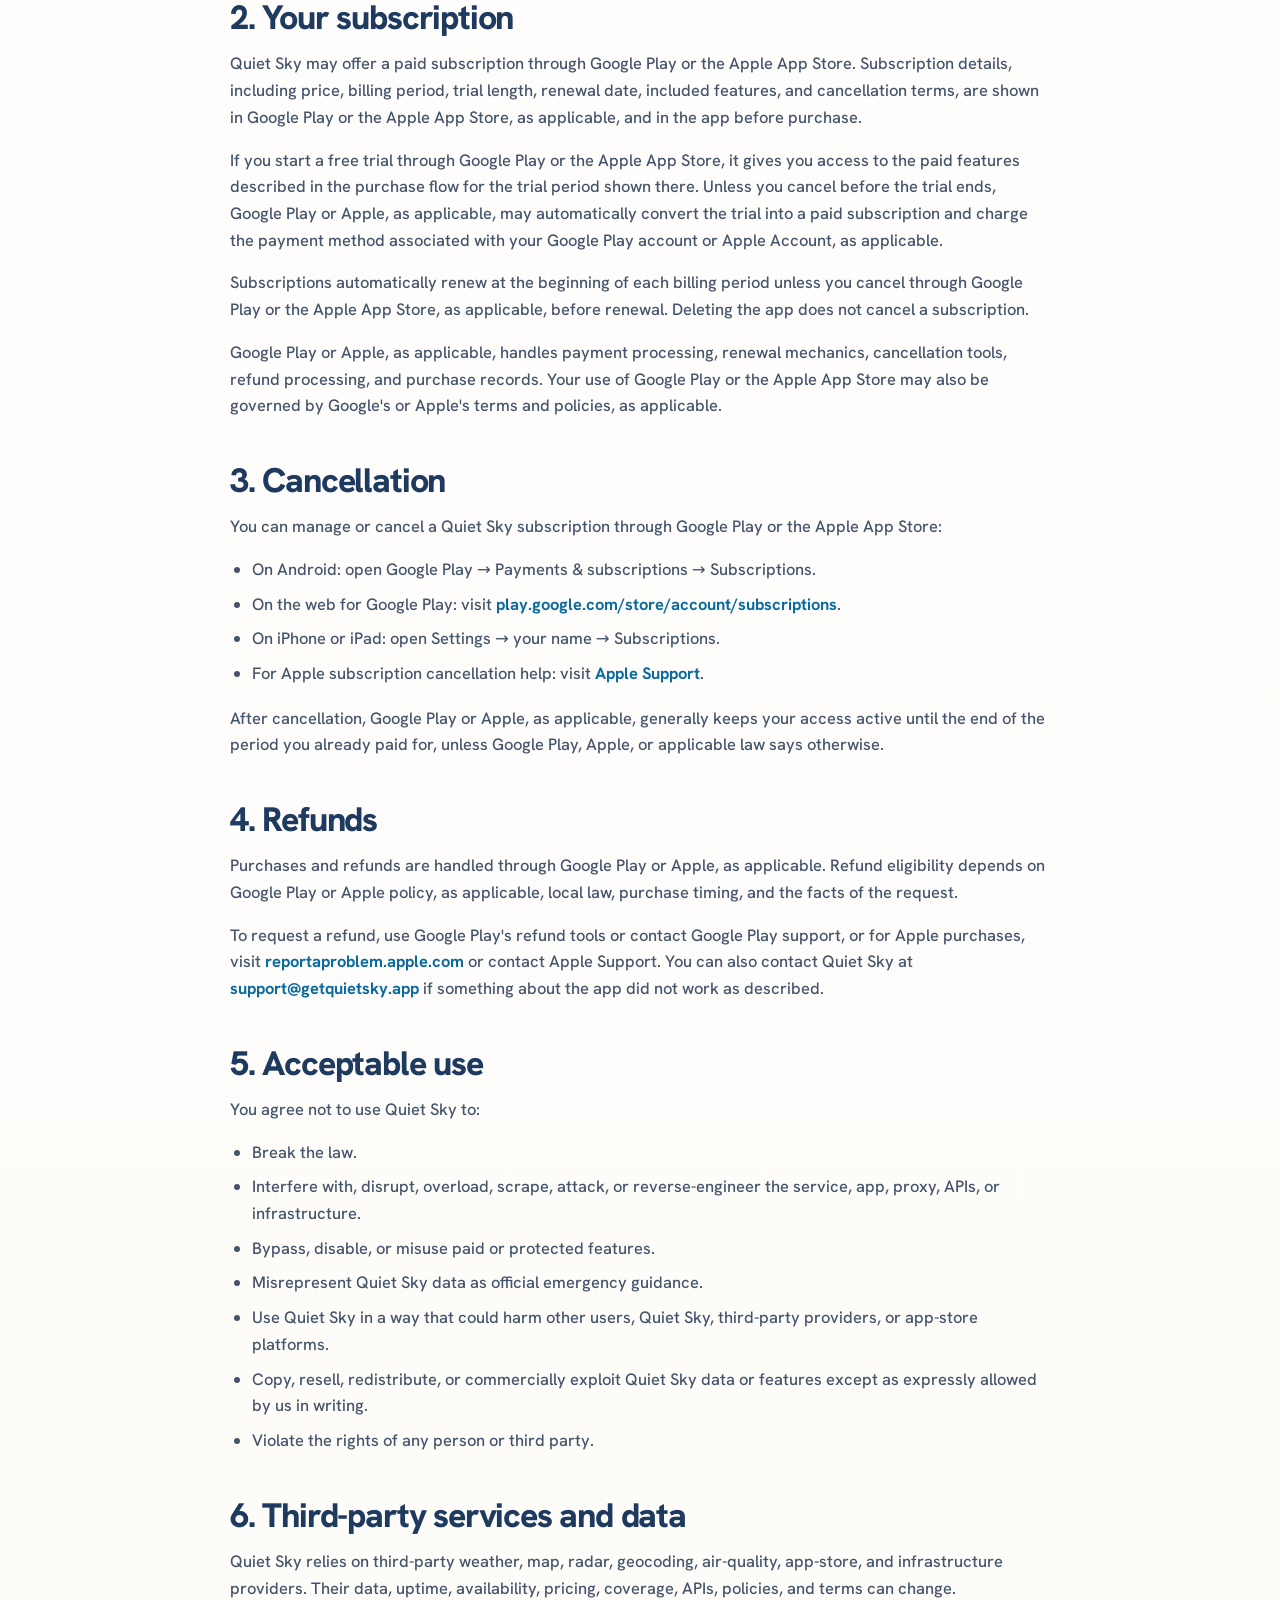
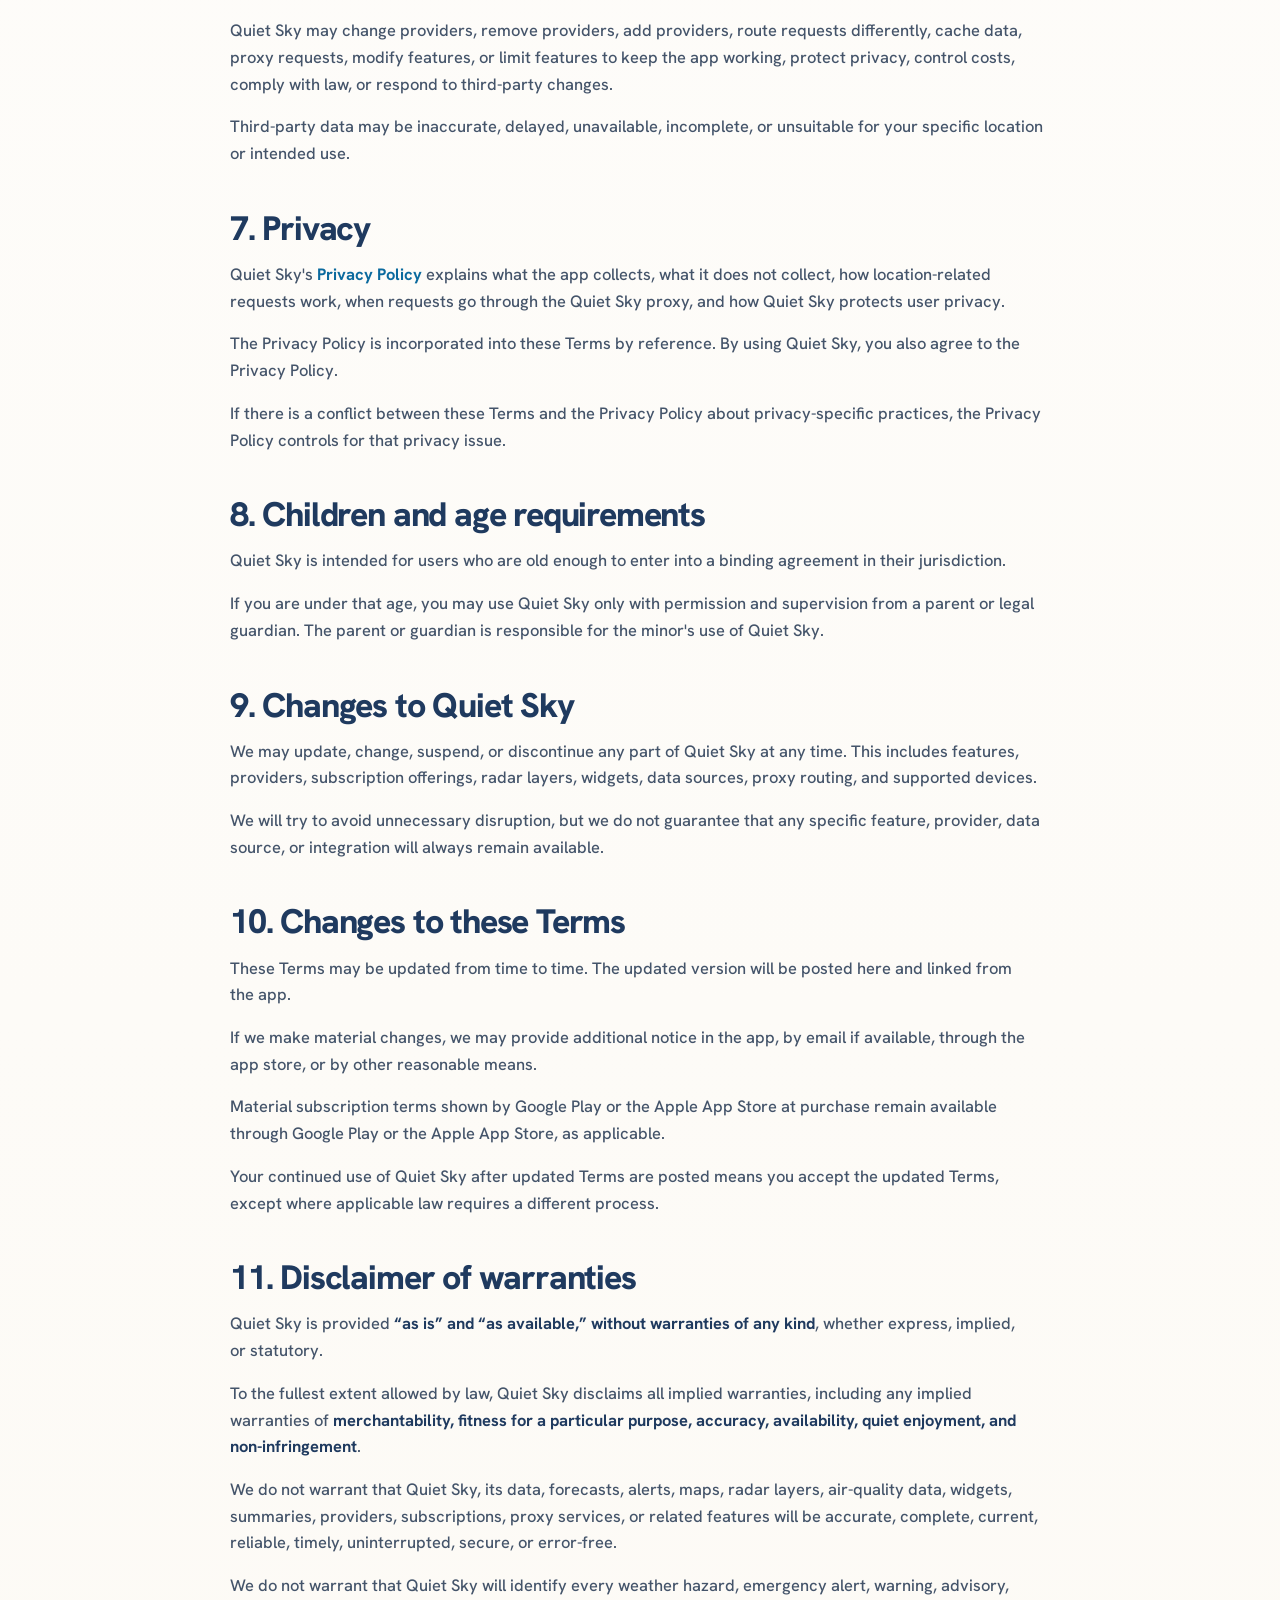
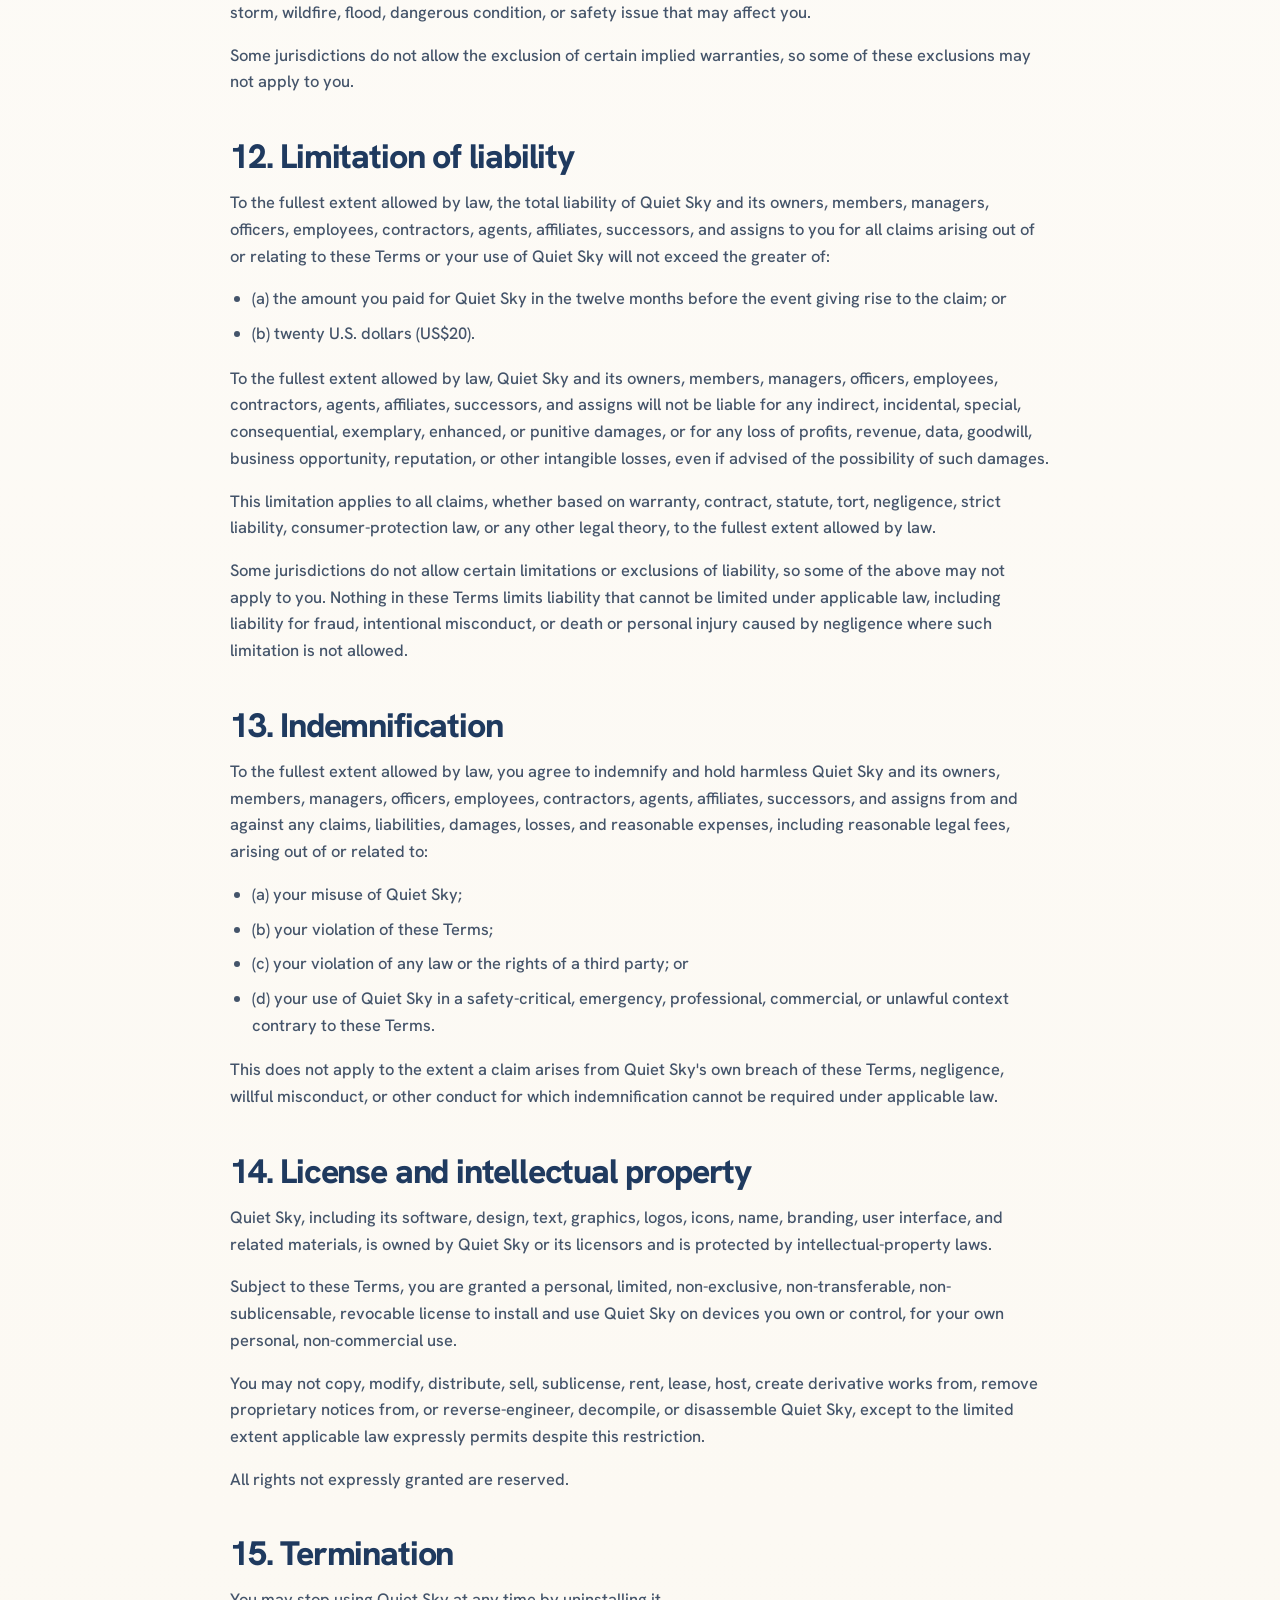
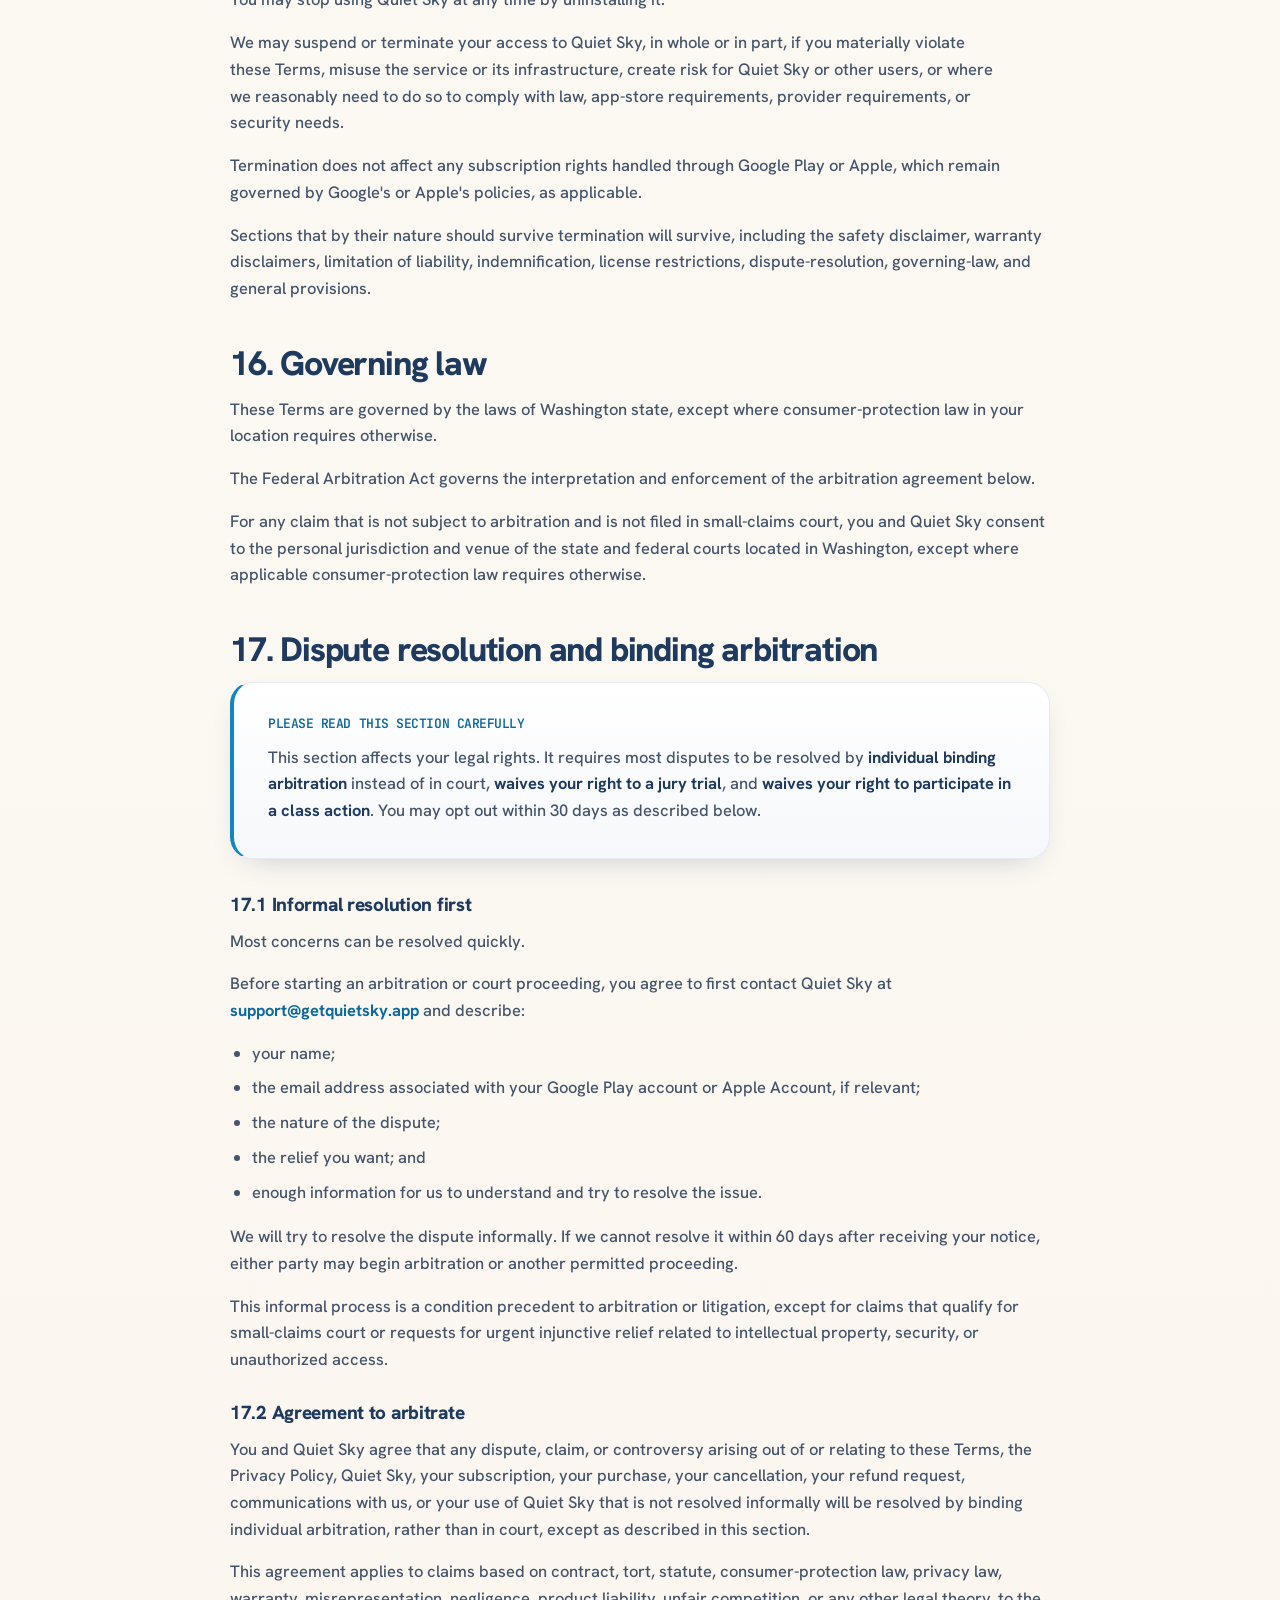
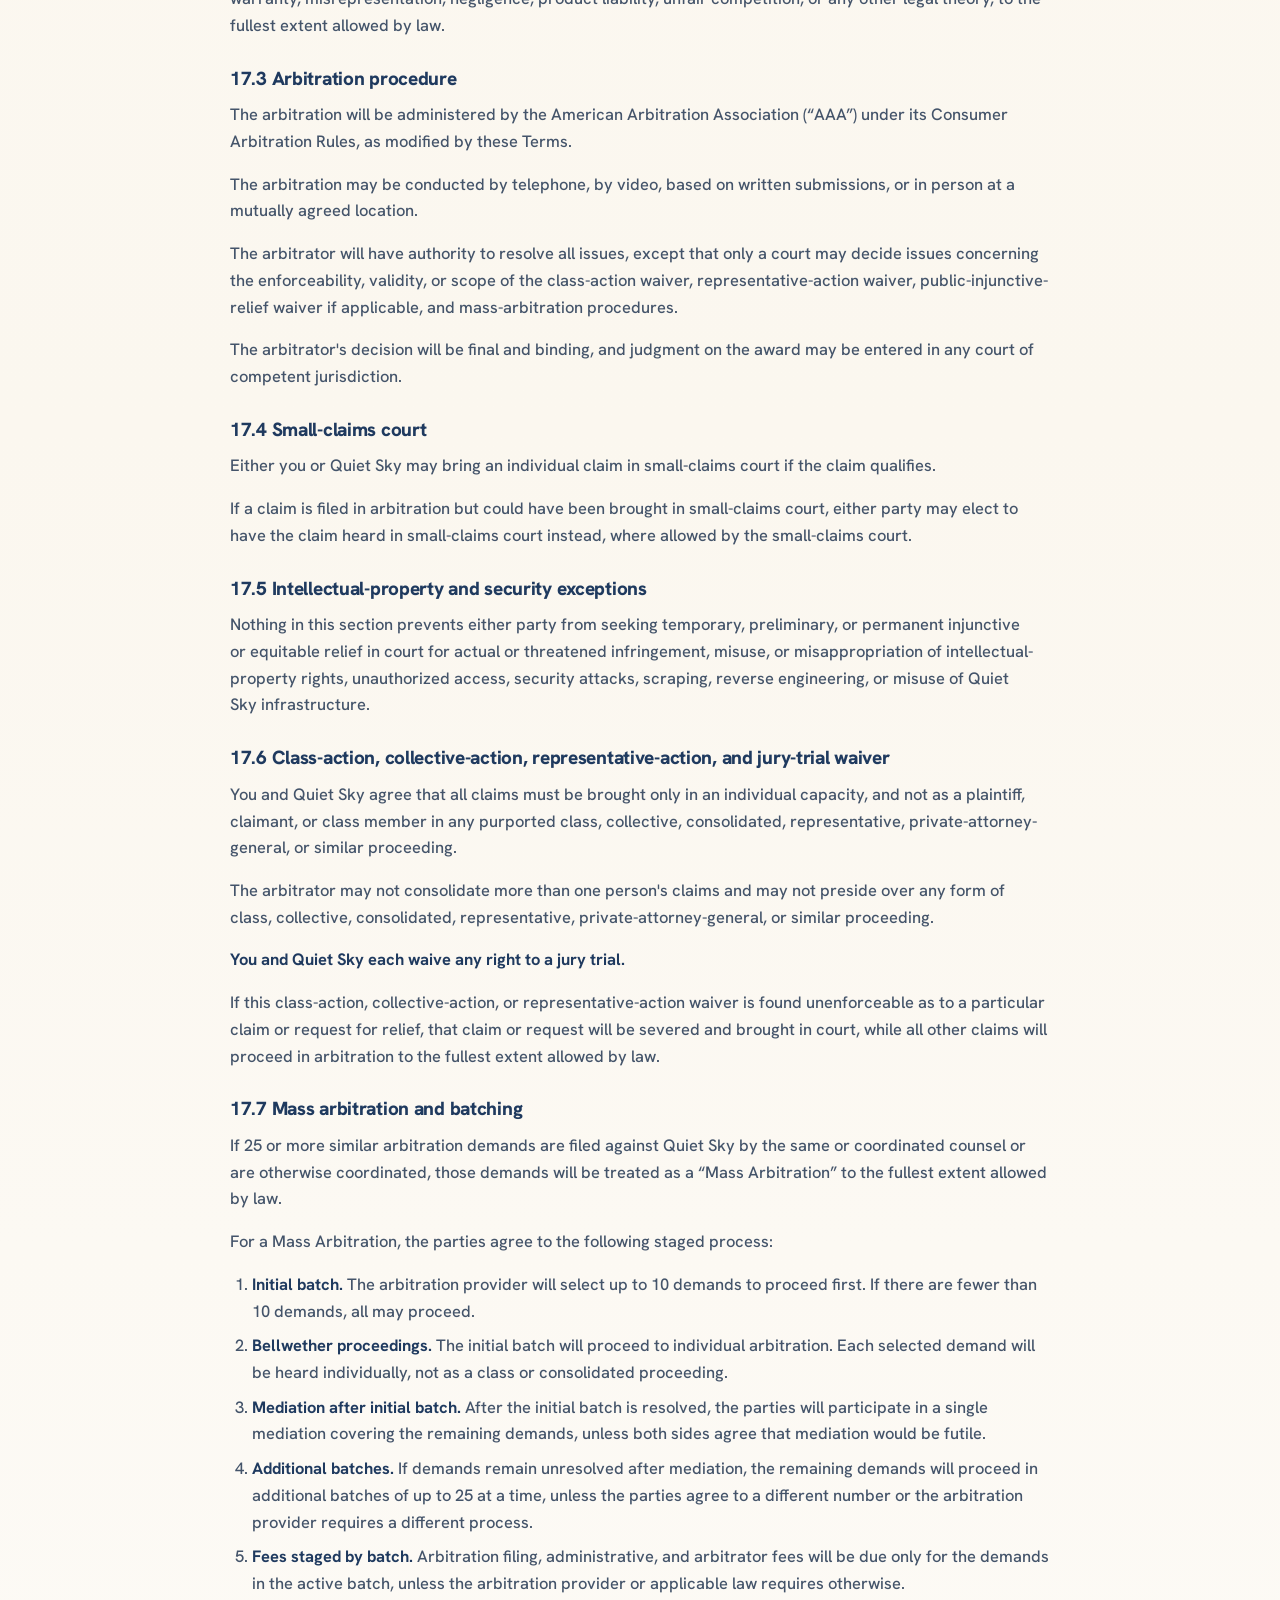
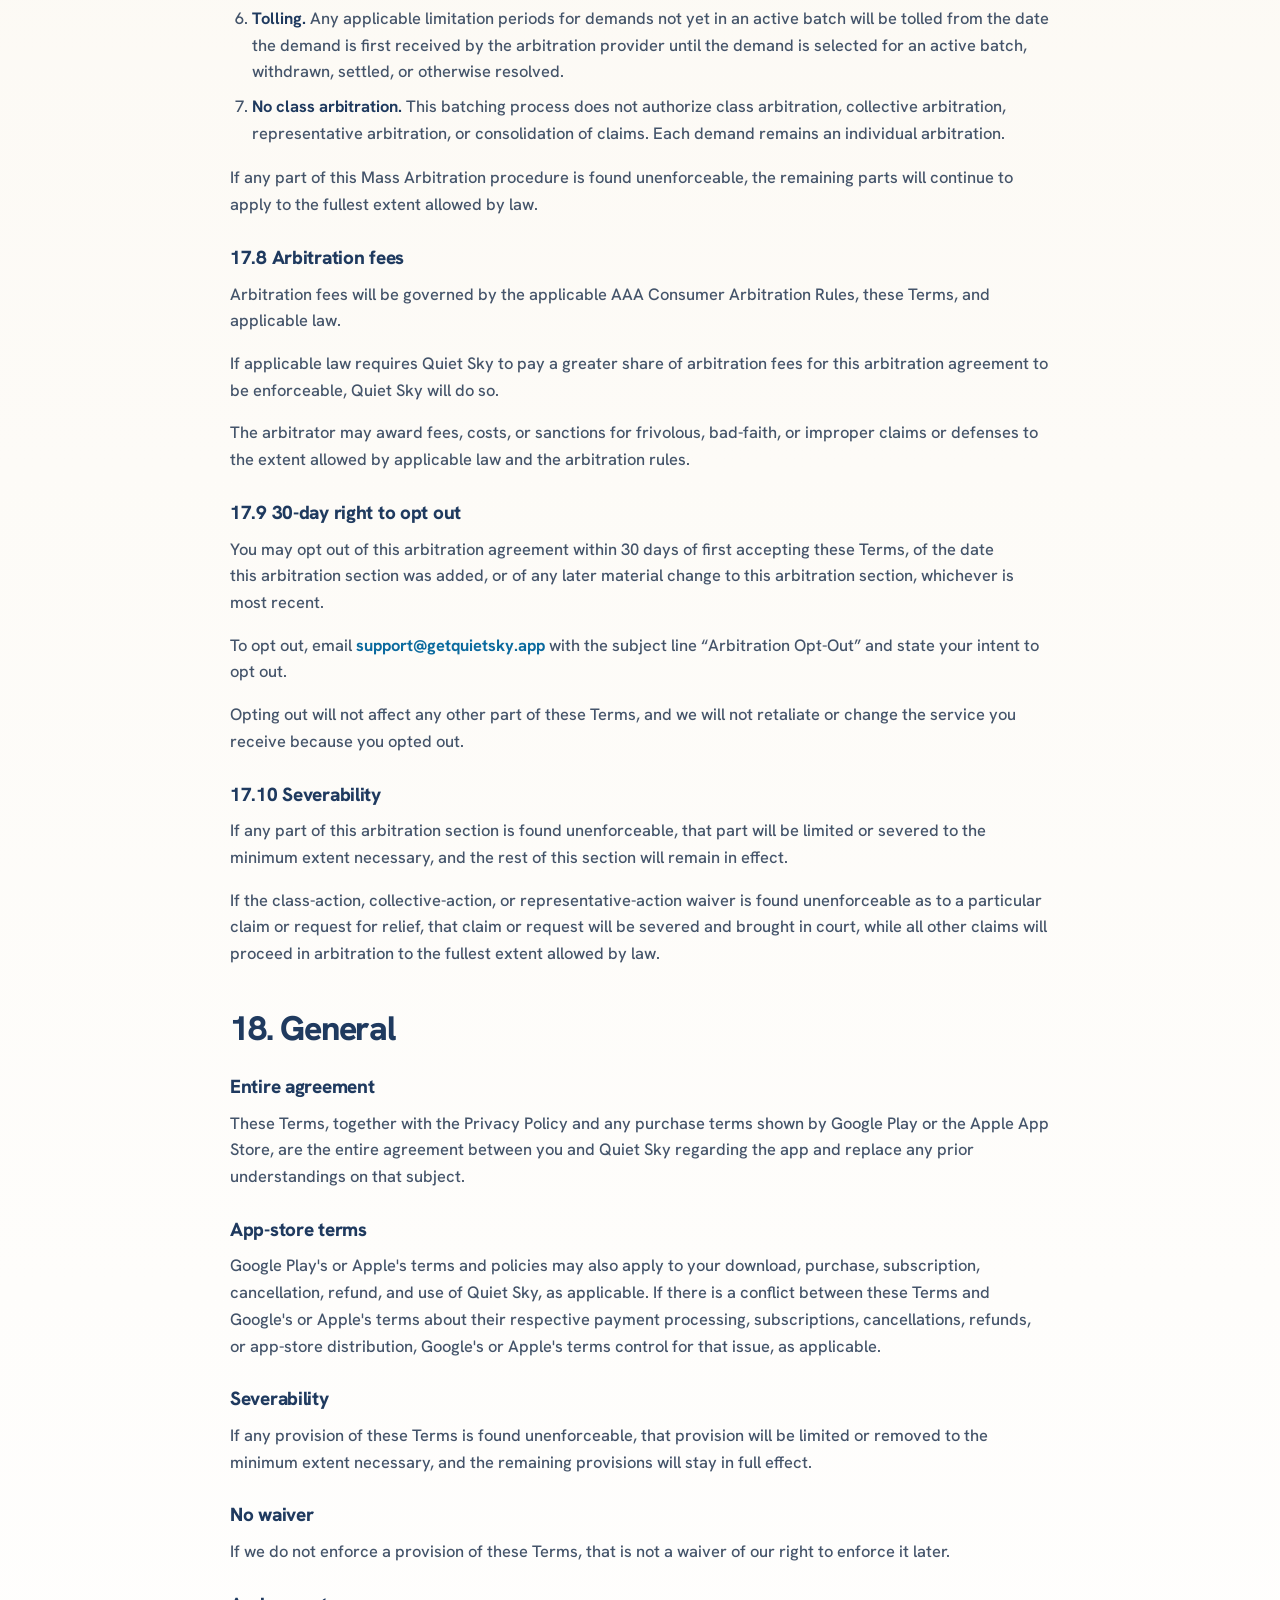
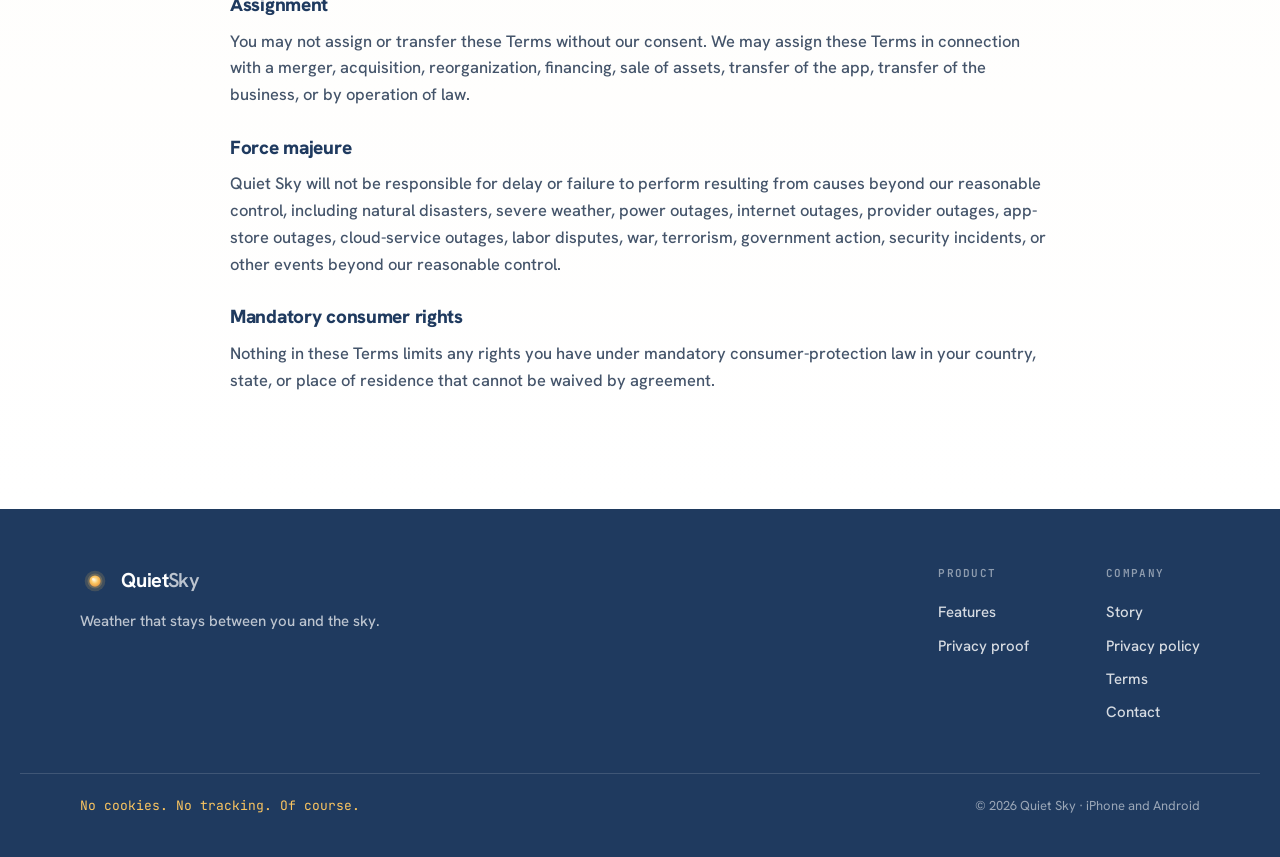
<file: Terms.html>
<!DOCTYPE html>
<html lang="en">
<head>
<meta charset="UTF-8">
<meta name="viewport" content="width=device-width, initial-scale=1.0">
<link rel="icon" href="assets/favicon.svg" type="image/svg+xml">
<link rel="icon" href="assets/favicon-32.png" type="image/png" sizes="32x32">
<link rel="shortcut icon" href="favicon.ico">
<link rel="apple-touch-icon" href="assets/apple-touch-icon.png">
<title>Terms of Service — Quiet Sky</title>
<meta name="description" content="Quiet Sky terms of service, including the important safety and emergency-use disclaimer.">
<link rel="canonical" href="https://getquietsky.app/Terms.html">
<link rel="stylesheet" href="fonts.css">
<link rel="stylesheet" href="styles-bold.css">
<link rel="stylesheet" href="legal.css">
<link rel="stylesheet" href="platform-update.css">
</head>
<body class="legal-page legal-page--terms">
<nav class="nav" data-stuck="true" id="nav">
  <a class="brand" href="index.html" aria-label="Quiet Sky home"><svg width="30" height="30" viewBox="0 0 32 32" aria-hidden="true"><defs><radialGradient id="sunNav" cx="46%" cy="42%" r="58%"><stop offset="0%" stop-color="#FFF6D8"/><stop offset="55%" stop-color="#FBC560"/><stop offset="100%" stop-color="#E89A44"/></radialGradient></defs><circle cx="16" cy="16" r="11" fill="#FBC560" opacity="0.16"/><circle cx="16" cy="16" r="8" fill="#FBC560" opacity="0.22"/><circle cx="16" cy="16" r="6" fill="url(#sunNav)"/><circle cx="14.2" cy="14.2" r="1.4" fill="#FFF8E6" opacity="0.8"/></svg><span class="wm"><b>Quiet</b><span>Sky</span></span></a>
  <div class="nav-links"><a href="index.html">Home</a><a href="Privacy.html">Privacy</a><a href="Terms.html" aria-current="page">Terms</a></div>
  <div class="nav-store-buttons" aria-label="Download Quiet Sky">
      <a class="btn btn-primary nav-store-button" href="https://apps.apple.com/us/app/quiet-sky-private-weather/id6788985206" aria-label="Get Quiet Sky on the App Store"><svg class="apple-logo" viewBox="8 8 21 24" fill="currentColor" aria-hidden="true"><path d="M24.76888,20.30068a4.94881,4.94881,0,0,1,2.35656-4.15206,5.06566,5.06566,0,0,0-3.99116-2.15768c-1.67924-.17626-3.30719,1.00483-4.1629,1.00483-.87227,0-2.18977-.98733-3.6085-.95814a5.31529,5.31529,0,0,0-4.47292,2.72787c-1.934,3.34842-.49141,8.26947,1.3612,10.97608.9269,1.32535,2.01018,2.8058,3.42763,2.7533,1.38706-.05753,1.9051-.88448,3.5794-.88448,1.65876,0,2.14479.88448,3.591.8511,1.48838-.02416,2.42613-1.33124,3.32051-2.66914a10.962,10.962,0,0,0,1.51842-3.09251A4.78205,4.78205,0,0,1,24.76888,20.30068Z"/><path d="M22.03725,12.21089a4.87248,4.87248,0,0,0,1.11452-3.49062,4.95746,4.95746,0,0,0-3.20758,1.65961,4.63634,4.63634,0,0,0-1.14371,3.36139A4.09905,4.09905,0,0,0,22.03725,12.21089Z"/></svg><span>App Store</span></a>
      <a class="btn btn-primary nav-store-button" href="https://play.google.com/store/apps/details?id=app.getquietsky.android&amp;utm_source=website&amp;utm_medium=referral&amp;utm_campaign=ios_website_update&amp;utm_content=nav" aria-label="Get Quiet Sky on Google Play"><svg viewBox="0 0 24 26" aria-hidden="true"><path d="M2 2.2 13.4 13 2 23.8c-.5-.3-.9-.9-.9-1.7V3.9c0-.8.4-1.4.9-1.7Z" fill="#00D2FF"/><path d="M17.7 9.2 13.4 13 2 2.2c.5-.3 1.1-.3 1.8.1l13.9 6.9Z" fill="#00E676"/><path d="M17.7 16.8 3.8 23.7c-.7.4-1.3.4-1.8.1L13.4 13l4.3 3.8Z" fill="#FF3D57"/><path d="m17.7 9.2 4 2c1 .6 1 1.9 0 2.5l-4 2L13.4 13l4.3-3.8Z" fill="#FFC400"/></svg><span>Google Play</span></a>
    </div>
</nav>
<main class="legal-shell"><div class="legal-layout"><article class="legal-doc qs-doc">
    <p class="qs-eyebrow">Terms</p>
    <h1>Terms of Service</h1>
    <p class="qs-lede">The basic rules for using Quiet Sky, written plainly on purpose.</p>
    <div class="qs-meta">
      <span><strong>Last updated:</strong> October 20, 2026</span>
      <span><strong>Contact:</strong> <a href="mailto:support@getquietsky.app">support@getquietsky.app</a></span>
    </div>
    <hr/>

    <p>These Terms of Service (&ldquo;Terms&rdquo;) govern your use of Quiet Sky, including the Quiet Sky mobile app, widgets, radar, forecasts, alerts, subscriptions, websites, and related services.</p>
    <p>Quiet Sky is provided by <strong>Quiet Sky LLC</strong>, a Washington limited liability company (&ldquo;Quiet Sky,&rdquo; &ldquo;we,&rdquo; &ldquo;us,&rdquo; or &ldquo;our&rdquo;).</p>
    <p>By downloading, installing, accessing, subscribing to, or using Quiet Sky, you agree to these Terms. If you do not agree, do not use Quiet Sky.</p>
    <p>If a Google Play or Apple App Store listing, in-app purchase screen, or purchase flow gives more specific price, renewal, cancellation, refund, or trial details, those details control for that purchase.</p>

    <div class="qs-callout qs-callout--warn">
      <h2 class="qs-callout-title">Quiet Sky is not a safety or emergency tool</h2>
      <p>Quiet Sky is for general, everyday weather awareness.</p>
      <p>Weather data and forecasts are inherently uncertain and can be delayed, incomplete, unavailable, or wrong. Quiet Sky may not display all watches, warnings, advisories, emergency alerts, evacuation instructions, road closures, wildfire notices, flood notices, marine alerts, aviation notices, or official instructions for your location.</p>
      <p><strong>Do not rely on Quiet Sky as your only source for any safety-critical decision</strong>, including severe weather, tornado, flood, wildfire, evacuation, marine, aviation, backcountry, mountaineering, agricultural, medical, or life-safety decisions.</p>
      <p>For life-safety information, always use official sources, including the U.S. National Weather Service, NOAA Weather Radio, FEMA, local emergency management, local news, official government channels, and the official alerts on your device. If you are in danger, contact local emergency services.</p>
      <p>Quiet Sky does not provide professional meteorological, aviation, marine, emergency-management, agricultural, medical, legal, or safety advice.</p>
    </div>

    <h2 id="t1">1. What Quiet Sky provides</h2>
    <p>Quiet Sky is a weather app. It may show forecasts, radar, air quality, alerts, widgets, maps, summaries, and related weather context from third-party providers, public sources, and local device state.</p>
    <p>Quiet Sky is designed to help you understand everyday weather conditions. It is not an emergency service, public warning system, professional forecast office, aviation briefing tool, marine navigation tool, wildfire command tool, medical tool, or substitute for official alerts.</p>
    <p>Features may vary by provider, geography, device, operating system, subscription status, network availability, data availability, and third-party service availability. Some features may be delayed, incomplete, unavailable, or inaccurate in some locations.</p>

    <h2 id="t2">2. Your subscription</h2>
    <p>Quiet Sky may offer a paid subscription through Google Play or the Apple App Store. Subscription details, including price, billing period, trial length, renewal date, included features, and cancellation terms, are shown in Google Play or the Apple App Store, as applicable, and in the app before purchase.</p>
    <p>If you start a free trial through Google Play or the Apple App Store, it gives you access to the paid features described in the purchase flow for the trial period shown there. Unless you cancel before the trial ends, Google Play or Apple, as applicable, may automatically convert the trial into a paid subscription and charge the payment method associated with your Google Play account or Apple Account, as applicable.</p>
    <p>Subscriptions automatically renew at the beginning of each billing period unless you cancel through Google Play or the Apple App Store, as applicable, before renewal. Deleting the app does not cancel a subscription.</p>
    <p>Google Play or Apple, as applicable, handles payment processing, renewal mechanics, cancellation tools, refund processing, and purchase records. Your use of Google Play or the Apple App Store may also be governed by Google's or Apple's terms and policies, as applicable.</p>

    <h2 id="t3">3. Cancellation</h2>
    <p>You can manage or cancel a Quiet Sky subscription through Google Play or the Apple App Store:</p>
    <ul>
      <li>On Android: open Google Play → Payments &amp; subscriptions → Subscriptions.</li>
      <li>On the web for Google Play: visit <a href="https://play.google.com/store/account/subscriptions">play.google.com/store/account/subscriptions</a>.</li>
      <li>On iPhone or iPad: open Settings → your name → Subscriptions.</li>
      <li>For Apple subscription cancellation help: visit <a href="https://support.apple.com/en-us/118428">Apple Support</a>.</li>
    </ul>
    <p>After cancellation, Google Play or Apple, as applicable, generally keeps your access active until the end of the period you already paid for, unless Google Play, Apple, or applicable law says otherwise.</p>

    <h2 id="t4">4. Refunds</h2>
    <p>Purchases and refunds are handled through Google Play or Apple, as applicable. Refund eligibility depends on Google Play or Apple policy, as applicable, local law, purchase timing, and the facts of the request.</p>
    <p>To request a refund, use Google Play's refund tools or contact Google Play support, or for Apple purchases, visit <a href="https://reportaproblem.apple.com/">reportaproblem.apple.com</a> or contact Apple Support. You can also contact Quiet Sky at <a href="mailto:support@getquietsky.app">support@getquietsky.app</a> if something about the app did not work as described.</p>

    <h2 id="t5">5. Acceptable use</h2>
    <p>You agree not to use Quiet Sky to:</p>
    <ul>
      <li>Break the law.</li>
      <li>Interfere with, disrupt, overload, scrape, attack, or reverse-engineer the service, app, proxy, APIs, or infrastructure.</li>
      <li>Bypass, disable, or misuse paid or protected features.</li>
      <li>Misrepresent Quiet Sky data as official emergency guidance.</li>
      <li>Use Quiet Sky in a way that could harm other users, Quiet Sky, third-party providers, or app-store platforms.</li>
      <li>Copy, resell, redistribute, or commercially exploit Quiet Sky data or features except as expressly allowed by us in writing.</li>
      <li>Violate the rights of any person or third party.</li>
    </ul>

    <h2 id="t6">6. Third-party services and data</h2>
    <p>Quiet Sky relies on third-party weather, map, radar, geocoding, air-quality, app-store, and infrastructure providers. Their data, uptime, availability, pricing, coverage, APIs, policies, and terms can change.</p>
    <p>Quiet Sky may change providers, remove providers, add providers, route requests differently, cache data, proxy requests, modify features, or limit features to keep the app working, protect privacy, control costs, comply with law, or respond to third-party changes.</p>
    <p>Third-party data may be inaccurate, delayed, unavailable, incomplete, or unsuitable for your specific location or intended use.</p>

    <h2 id="t7">7. Privacy</h2>
    <p>Quiet Sky's <a href="Privacy.html">Privacy Policy</a> explains what the app collects, what it does not collect, how location-related requests work, when requests go through the Quiet Sky proxy, and how Quiet Sky protects user privacy.</p>
    <p>The Privacy Policy is incorporated into these Terms by reference. By using Quiet Sky, you also agree to the Privacy Policy.</p>
    <p>If there is a conflict between these Terms and the Privacy Policy about privacy-specific practices, the Privacy Policy controls for that privacy issue.</p>

    <h2 id="t8">8. Children and age requirements</h2>
    <p>Quiet Sky is intended for users who are old enough to enter into a binding agreement in their jurisdiction.</p>
    <p>If you are under that age, you may use Quiet Sky only with permission and supervision from a parent or legal guardian. The parent or guardian is responsible for the minor's use of Quiet Sky.</p>

    <h2 id="t9">9. Changes to Quiet Sky</h2>
    <p>We may update, change, suspend, or discontinue any part of Quiet Sky at any time. This includes features, providers, subscription offerings, radar layers, widgets, data sources, proxy routing, and supported devices.</p>
    <p>We will try to avoid unnecessary disruption, but we do not guarantee that any specific feature, provider, data source, or integration will always remain available.</p>

    <h2 id="t10">10. Changes to these Terms</h2>
    <p>These Terms may be updated from time to time. The updated version will be posted here and linked from the app.</p>
    <p>If we make material changes, we may provide additional notice in the app, by email if available, through the app store, or by other reasonable means.</p>
    <p>Material subscription terms shown by Google Play or the Apple App Store at purchase remain available through Google Play or the Apple App Store, as applicable.</p>
    <p>Your continued use of Quiet Sky after updated Terms are posted means you accept the updated Terms, except where applicable law requires a different process.</p>

    <h2 id="t11">11. Disclaimer of warranties</h2>
    <p>Quiet Sky is provided <strong>&ldquo;as is&rdquo; and &ldquo;as available,&rdquo; without warranties of any kind</strong>, whether express, implied, or statutory.</p>
    <p>To the fullest extent allowed by law, Quiet Sky disclaims all implied warranties, including any implied warranties of <strong>merchantability, fitness for a particular purpose, accuracy, availability, quiet enjoyment, and non-infringement</strong>.</p>
    <p>We do not warrant that Quiet Sky, its data, forecasts, alerts, maps, radar layers, air-quality data, widgets, summaries, providers, subscriptions, proxy services, or related features will be accurate, complete, current, reliable, timely, uninterrupted, secure, or error-free.</p>
    <p>We do not warrant that Quiet Sky will identify every weather hazard, emergency alert, warning, advisory, storm, wildfire, flood, dangerous condition, or safety issue that may affect you.</p>
    <p>Some jurisdictions do not allow the exclusion of certain implied warranties, so some of these exclusions may not apply to you.</p>

    <h2 id="t12">12. Limitation of liability</h2>
    <p>To the fullest extent allowed by law, the total liability of Quiet Sky and its owners, members, managers, officers, employees, contractors, agents, affiliates, successors, and assigns to you for all claims arising out of or relating to these Terms or your use of Quiet Sky will not exceed the greater of:</p>
    <ul>
      <li>(a) the amount you paid for Quiet Sky in the twelve months before the event giving rise to the claim; or</li>
      <li>(b) twenty U.S. dollars (US$20).</li>
    </ul>
    <p>To the fullest extent allowed by law, Quiet Sky and its owners, members, managers, officers, employees, contractors, agents, affiliates, successors, and assigns will not be liable for any indirect, incidental, special, consequential, exemplary, enhanced, or punitive damages, or for any loss of profits, revenue, data, goodwill, business opportunity, reputation, or other intangible losses, even if advised of the possibility of such damages.</p>
    <p>This limitation applies to all claims, whether based on warranty, contract, statute, tort, negligence, strict liability, consumer-protection law, or any other legal theory, to the fullest extent allowed by law.</p>
    <p>Some jurisdictions do not allow certain limitations or exclusions of liability, so some of the above may not apply to you. Nothing in these Terms limits liability that cannot be limited under applicable law, including liability for fraud, intentional misconduct, or death or personal injury caused by negligence where such limitation is not allowed.</p>

    <h2 id="t13">13. Indemnification</h2>
    <p>To the fullest extent allowed by law, you agree to indemnify and hold harmless Quiet Sky and its owners, members, managers, officers, employees, contractors, agents, affiliates, successors, and assigns from and against any claims, liabilities, damages, losses, and reasonable expenses, including reasonable legal fees, arising out of or related to:</p>
    <ul>
      <li>(a) your misuse of Quiet Sky;</li>
      <li>(b) your violation of these Terms;</li>
      <li>(c) your violation of any law or the rights of a third party; or</li>
      <li>(d) your use of Quiet Sky in a safety-critical, emergency, professional, commercial, or unlawful context contrary to these Terms.</li>
    </ul>
    <p>This does not apply to the extent a claim arises from Quiet Sky's own breach of these Terms, negligence, willful misconduct, or other conduct for which indemnification cannot be required under applicable law.</p>

    <h2 id="t14">14. License and intellectual property</h2>
    <p>Quiet Sky, including its software, design, text, graphics, logos, icons, name, branding, user interface, and related materials, is owned by Quiet Sky or its licensors and is protected by intellectual-property laws.</p>
    <p>Subject to these Terms, you are granted a personal, limited, non-exclusive, non-transferable, non-sublicensable, revocable license to install and use Quiet Sky on devices you own or control, for your own personal, non-commercial use.</p>
    <p>You may not copy, modify, distribute, sell, sublicense, rent, lease, host, create derivative works from, remove proprietary notices from, or reverse-engineer, decompile, or disassemble Quiet Sky, except to the limited extent applicable law expressly permits despite this restriction.</p>
    <p>All rights not expressly granted are reserved.</p>

    <h2 id="t15">15. Termination</h2>
    <p>You may stop using Quiet Sky at any time by uninstalling it.</p>
    <p>We may suspend or terminate your access to Quiet Sky, in whole or in part, if you materially violate these Terms, misuse the service or its infrastructure, create risk for Quiet Sky or other users, or where we reasonably need to do so to comply with law, app-store requirements, provider requirements, or security needs.</p>
    <p>Termination does not affect any subscription rights handled through Google Play or Apple, which remain governed by Google's or Apple's policies, as applicable.</p>
    <p>Sections that by their nature should survive termination will survive, including the safety disclaimer, warranty disclaimers, limitation of liability, indemnification, license restrictions, dispute-resolution, governing-law, and general provisions.</p>

    <h2 id="t16">16. Governing law</h2>
    <p>These Terms are governed by the laws of Washington state, except where consumer-protection law in your location requires otherwise.</p>
    <p>The Federal Arbitration Act governs the interpretation and enforcement of the arbitration agreement below.</p>
    <p>For any claim that is not subject to arbitration and is not filed in small-claims court, you and Quiet Sky consent to the personal jurisdiction and venue of the state and federal courts located in Washington, except where applicable consumer-protection law requires otherwise.</p>

    <h2 id="t17">17. Dispute resolution and binding arbitration</h2>
    <div class="qs-callout">
      <h2 class="qs-callout-title">Please read this section carefully</h2>
      <p>This section affects your legal rights. It requires most disputes to be resolved by <strong>individual binding arbitration</strong> instead of in court, <strong>waives your right to a jury trial</strong>, and <strong>waives your right to participate in a class action</strong>. You may opt out within 30 days as described below.</p>
    </div>

    <h3 id="t17-1">17.1 Informal resolution first</h3>
    <p>Most concerns can be resolved quickly.</p>
    <p>Before starting an arbitration or court proceeding, you agree to first contact Quiet Sky at <a href="mailto:support@getquietsky.app">support@getquietsky.app</a> and describe:</p>
    <ul>
      <li>your name;</li>
      <li>the email address associated with your Google Play account or Apple Account, if relevant;</li>
      <li>the nature of the dispute;</li>
      <li>the relief you want; and</li>
      <li>enough information for us to understand and try to resolve the issue.</li>
    </ul>
    <p>We will try to resolve the dispute informally. If we cannot resolve it within 60 days after receiving your notice, either party may begin arbitration or another permitted proceeding.</p>
    <p>This informal process is a condition precedent to arbitration or litigation, except for claims that qualify for small-claims court or requests for urgent injunctive relief related to intellectual property, security, or unauthorized access.</p>

    <h3 id="t17-2">17.2 Agreement to arbitrate</h3>
    <p>You and Quiet Sky agree that any dispute, claim, or controversy arising out of or relating to these Terms, the Privacy Policy, Quiet Sky, your subscription, your purchase, your cancellation, your refund request, communications with us, or your use of Quiet Sky that is not resolved informally will be resolved by binding individual arbitration, rather than in court, except as described in this section.</p>
    <p>This agreement applies to claims based on contract, tort, statute, consumer-protection law, privacy law, warranty, misrepresentation, negligence, product liability, unfair competition, or any other legal theory, to the fullest extent allowed by law.</p>

    <h3 id="t17-3">17.3 Arbitration procedure</h3>
    <p>The arbitration will be administered by the American Arbitration Association (&ldquo;AAA&rdquo;) under its Consumer Arbitration Rules, as modified by these Terms.</p>
    <p>The arbitration may be conducted by telephone, by video, based on written submissions, or in person at a mutually agreed location.</p>
    <p>The arbitrator will have authority to resolve all issues, except that only a court may decide issues concerning the enforceability, validity, or scope of the class-action waiver, representative-action waiver, public-injunctive-relief waiver if applicable, and mass-arbitration procedures.</p>
    <p>The arbitrator's decision will be final and binding, and judgment on the award may be entered in any court of competent jurisdiction.</p>

    <h3 id="t17-4">17.4 Small-claims court</h3>
    <p>Either you or Quiet Sky may bring an individual claim in small-claims court if the claim qualifies.</p>
    <p>If a claim is filed in arbitration but could have been brought in small-claims court, either party may elect to have the claim heard in small-claims court instead, where allowed by the small-claims court.</p>

    <h3 id="t17-5">17.5 Intellectual-property and security exceptions</h3>
    <p>Nothing in this section prevents either party from seeking temporary, preliminary, or permanent injunctive or equitable relief in court for actual or threatened infringement, misuse, or misappropriation of intellectual-property rights, unauthorized access, security attacks, scraping, reverse engineering, or misuse of Quiet Sky infrastructure.</p>

    <h3 id="t17-6">17.6 Class-action, collective-action, representative-action, and jury-trial waiver</h3>
    <p>You and Quiet Sky agree that all claims must be brought only in an individual capacity, and not as a plaintiff, claimant, or class member in any purported class, collective, consolidated, representative, private-attorney-general, or similar proceeding.</p>
    <p>The arbitrator may not consolidate more than one person's claims and may not preside over any form of class, collective, consolidated, representative, private-attorney-general, or similar proceeding.</p>
    <p><strong>You and Quiet Sky each waive any right to a jury trial.</strong></p>
    <p>If this class-action, collective-action, or representative-action waiver is found unenforceable as to a particular claim or request for relief, that claim or request will be severed and brought in court, while all other claims will proceed in arbitration to the fullest extent allowed by law.</p>

    <h3 id="t17-7">17.7 Mass arbitration and batching</h3>
    <p>If 25 or more similar arbitration demands are filed against Quiet Sky by the same or coordinated counsel or are otherwise coordinated, those demands will be treated as a &ldquo;Mass Arbitration&rdquo; to the fullest extent allowed by law.</p>
    <p>For a Mass Arbitration, the parties agree to the following staged process:</p>
    <ol>
      <li><strong>Initial batch.</strong> The arbitration provider will select up to 10 demands to proceed first. If there are fewer than 10 demands, all may proceed.</li>
      <li><strong>Bellwether proceedings.</strong> The initial batch will proceed to individual arbitration. Each selected demand will be heard individually, not as a class or consolidated proceeding.</li>
      <li><strong>Mediation after initial batch.</strong> After the initial batch is resolved, the parties will participate in a single mediation covering the remaining demands, unless both sides agree that mediation would be futile.</li>
      <li><strong>Additional batches.</strong> If demands remain unresolved after mediation, the remaining demands will proceed in additional batches of up to 25 at a time, unless the parties agree to a different number or the arbitration provider requires a different process.</li>
      <li><strong>Fees staged by batch.</strong> Arbitration filing, administrative, and arbitrator fees will be due only for the demands in the active batch, unless the arbitration provider or applicable law requires otherwise.</li>
      <li><strong>Tolling.</strong> Any applicable limitation periods for demands not yet in an active batch will be tolled from the date the demand is first received by the arbitration provider until the demand is selected for an active batch, withdrawn, settled, or otherwise resolved.</li>
      <li><strong>No class arbitration.</strong> This batching process does not authorize class arbitration, collective arbitration, representative arbitration, or consolidation of claims. Each demand remains an individual arbitration.</li>
    </ol>
    <p>If any part of this Mass Arbitration procedure is found unenforceable, the remaining parts will continue to apply to the fullest extent allowed by law.</p>

    <h3 id="t17-8">17.8 Arbitration fees</h3>
    <p>Arbitration fees will be governed by the applicable AAA Consumer Arbitration Rules, these Terms, and applicable law.</p>
    <p>If applicable law requires Quiet Sky to pay a greater share of arbitration fees for this arbitration agreement to be enforceable, Quiet Sky will do so.</p>
    <p>The arbitrator may award fees, costs, or sanctions for frivolous, bad-faith, or improper claims or defenses to the extent allowed by applicable law and the arbitration rules.</p>

    <h3 id="t17-9">17.9 30-day right to opt out</h3>
    <p>You may opt out of this arbitration agreement within 30 days of first accepting these Terms, of the date this arbitration section was added, or of any later material change to this arbitration section, whichever is most recent.</p>
    <p>To opt out, email <a href="mailto:support@getquietsky.app">support@getquietsky.app</a> with the subject line &ldquo;Arbitration Opt-Out&rdquo; and state your intent to opt out.</p>
    <p>Opting out will not affect any other part of these Terms, and we will not retaliate or change the service you receive because you opted out.</p>

    <h3 id="t17-10">17.10 Severability</h3>
    <p>If any part of this arbitration section is found unenforceable, that part will be limited or severed to the minimum extent necessary, and the rest of this section will remain in effect.</p>
    <p>If the class-action, collective-action, or representative-action waiver is found unenforceable as to a particular claim or request for relief, that claim or request will be severed and brought in court, while all other claims will proceed in arbitration to the fullest extent allowed by law.</p>

    <h2 id="t18">18. General</h2>
    <h3 id="t18-entire">Entire agreement</h3>
    <p>These Terms, together with the Privacy Policy and any purchase terms shown by Google Play or the Apple App Store, are the entire agreement between you and Quiet Sky regarding the app and replace any prior understandings on that subject.</p>
    <h3 id="t18-appstore">App-store terms</h3>
    <p>Google Play's or Apple's terms and policies may also apply to your download, purchase, subscription, cancellation, refund, and use of Quiet Sky, as applicable. If there is a conflict between these Terms and Google's or Apple's terms about their respective payment processing, subscriptions, cancellations, refunds, or app-store distribution, Google's or Apple's terms control for that issue, as applicable.</p>
    <h3 id="t18-severability">Severability</h3>
    <p>If any provision of these Terms is found unenforceable, that provision will be limited or removed to the minimum extent necessary, and the remaining provisions will stay in full effect.</p>
    <h3 id="t18-waiver">No waiver</h3>
    <p>If we do not enforce a provision of these Terms, that is not a waiver of our right to enforce it later.</p>
    <h3 id="t18-assignment">Assignment</h3>
    <p>You may not assign or transfer these Terms without our consent. We may assign these Terms in connection with a merger, acquisition, reorganization, financing, sale of assets, transfer of the app, transfer of the business, or by operation of law.</p>
    <h3 id="t18-force">Force majeure</h3>
    <p>Quiet Sky will not be responsible for delay or failure to perform resulting from causes beyond our reasonable control, including natural disasters, severe weather, power outages, internet outages, provider outages, app-store outages, cloud-service outages, labor disputes, war, terrorism, government action, security incidents, or other events beyond our reasonable control.</p>
    <h3 id="t18-consumer">Mandatory consumer rights</h3>
    <p>Nothing in these Terms limits any rights you have under mandatory consumer-protection law in your country, state, or place of residence that cannot be waived by agreement.</p>
  </article></div></main>
<footer class="footer legal-footer"><div class="wrap"><div><div class="brand"><svg width="30" height="30" viewBox="0 0 32 32" aria-hidden="true"><defs><radialGradient id="sunFootLegal" cx="46%" cy="42%" r="58%"><stop offset="0%" stop-color="#FFF6D8"/><stop offset="55%" stop-color="#FBC560"/><stop offset="100%" stop-color="#E89A44"/></radialGradient></defs><circle cx="16" cy="16" r="11" fill="#FBC560" opacity="0.16"/><circle cx="16" cy="16" r="8" fill="#FBC560" opacity="0.22"/><circle cx="16" cy="16" r="6" fill="url(#sunFootLegal)"/><circle cx="14.2" cy="14.2" r="1.4" fill="#FFF8E6" opacity="0.8"/></svg><span class="wm"><b>Quiet</b><span>Sky</span></span></div><p class="tag">Weather that stays between you and the sky.</p></div><div class="footer-links"><div class="fcol"><h5>Product</h5><a href="index.html#features">Features</a><a href="index.html#privacy">Privacy proof</a></div><div class="fcol"><h5>Company</h5><a href="Story.html">Story</a><a href="Privacy.html">Privacy policy</a><a href="Terms.html">Terms</a><a href="mailto:support@getquietsky.app">Contact</a></div></div></div><div class="footer-base"><span class="nt">No cookies. No tracking. Of course.</span><span class="cp">© 2026 Quiet Sky · iPhone and Android</span></div></footer>
</body>
</html>
</file>
<file: fonts.css>
/* Self-hosted Google Fonts; unchanged WOFF2 bytes, original Unicode subsets.
   See assets/fonts/README.md and manifest.json for sources and OFL licenses. */

/* Hanken Grotesk — cyrillic-ext */
@font-face {
  font-family: 'Hanken Grotesk';
  font-style: normal;
  font-weight: 400 800;
  font-display: swap;
  src: url(assets/fonts/hanken-grotesk-v12-cyrillic-ext.woff2) format('woff2');
  unicode-range: U+0460-052F, U+1C80-1C8A, U+20B4, U+2DE0-2DFF, U+A640-A69F, U+FE2E-FE2F;
}

/* Hanken Grotesk — vietnamese */
@font-face {
  font-family: 'Hanken Grotesk';
  font-style: normal;
  font-weight: 400 800;
  font-display: swap;
  src: url(assets/fonts/hanken-grotesk-v12-vietnamese.woff2) format('woff2');
  unicode-range: U+0102-0103, U+0110-0111, U+0128-0129, U+0168-0169, U+01A0-01A1, U+01AF-01B0, U+0300-0301, U+0303-0304, U+0308-0309, U+0323, U+0329, U+1EA0-1EF9, U+20AB;
}

/* Hanken Grotesk — latin-ext */
@font-face {
  font-family: 'Hanken Grotesk';
  font-style: normal;
  font-weight: 400 800;
  font-display: swap;
  src: url(assets/fonts/hanken-grotesk-v12-latin-ext.woff2) format('woff2');
  unicode-range: U+0100-02BA, U+02BD-02C5, U+02C7-02CC, U+02CE-02D7, U+02DD-02FF, U+0304, U+0308, U+0329, U+1D00-1DBF, U+1E00-1E9F, U+1EF2-1EFF, U+2020, U+20A0-20AB, U+20AD-20C4, U+2113, U+2C60-2C7F, U+A720-A7FF;
}

/* Hanken Grotesk — latin */
@font-face {
  font-family: 'Hanken Grotesk';
  font-style: normal;
  font-weight: 400 800;
  font-display: swap;
  src: url(assets/fonts/hanken-grotesk-v12-latin.woff2) format('woff2');
  unicode-range: U+0000-00FF, U+0131, U+0152-0153, U+02BB-02BC, U+02C6, U+02DA, U+02DC, U+0304, U+0308, U+0329, U+2000-206F, U+20AC, U+2122, U+2191, U+2193, U+2212, U+2215, U+FEFF, U+FFFD;
}

/* JetBrains Mono — cyrillic-ext */
@font-face {
  font-family: 'JetBrains Mono';
  font-style: normal;
  font-weight: 400 600;
  font-display: swap;
  src: url(assets/fonts/jetbrains-mono-v24-cyrillic-ext.woff2) format('woff2');
  unicode-range: U+0460-052F, U+1C80-1C8A, U+20B4, U+2DE0-2DFF, U+A640-A69F, U+FE2E-FE2F;
}

/* JetBrains Mono — cyrillic */
@font-face {
  font-family: 'JetBrains Mono';
  font-style: normal;
  font-weight: 400 600;
  font-display: swap;
  src: url(assets/fonts/jetbrains-mono-v24-cyrillic.woff2) format('woff2');
  unicode-range: U+0301, U+0400-045F, U+0490-0491, U+04B0-04B1, U+2116;
}

/* JetBrains Mono — greek */
@font-face {
  font-family: 'JetBrains Mono';
  font-style: normal;
  font-weight: 400 600;
  font-display: swap;
  src: url(assets/fonts/jetbrains-mono-v24-greek.woff2) format('woff2');
  unicode-range: U+0370-0377, U+037A-037F, U+0384-038A, U+038C, U+038E-03A1, U+03A3-03FF;
}

/* JetBrains Mono — vietnamese */
@font-face {
  font-family: 'JetBrains Mono';
  font-style: normal;
  font-weight: 400 600;
  font-display: swap;
  src: url(assets/fonts/jetbrains-mono-v24-vietnamese.woff2) format('woff2');
  unicode-range: U+0102-0103, U+0110-0111, U+0128-0129, U+0168-0169, U+01A0-01A1, U+01AF-01B0, U+0300-0301, U+0303-0304, U+0308-0309, U+0323, U+0329, U+1EA0-1EF9, U+20AB;
}

/* JetBrains Mono — latin-ext */
@font-face {
  font-family: 'JetBrains Mono';
  font-style: normal;
  font-weight: 400 600;
  font-display: swap;
  src: url(assets/fonts/jetbrains-mono-v24-latin-ext.woff2) format('woff2');
  unicode-range: U+0100-02BA, U+02BD-02C5, U+02C7-02CC, U+02CE-02D7, U+02DD-02FF, U+0304, U+0308, U+0329, U+1D00-1DBF, U+1E00-1E9F, U+1EF2-1EFF, U+2020, U+20A0-20AB, U+20AD-20C4, U+2113, U+2C60-2C7F, U+A720-A7FF;
}

/* JetBrains Mono — latin */
@font-face {
  font-family: 'JetBrains Mono';
  font-style: normal;
  font-weight: 400 600;
  font-display: swap;
  src: url(assets/fonts/jetbrains-mono-v24-latin.woff2) format('woff2');
  unicode-range: U+0000-00FF, U+0131, U+0152-0153, U+02BB-02BC, U+02C6, U+02DA, U+02DC, U+0304, U+0308, U+0329, U+2000-206F, U+20AC, U+2122, U+2191, U+2193, U+2212, U+2215, U+FEFF, U+FFFD;
}
</file>
<file: styles-bold.css>
/* ============================================================
   QUIET SKY — BOLD / EDITORIAL option
   Big sky imagery, huge headlines, minimal copy, lots of air.
   Aura/Ultra energy on the Quiet Sky light brand.
   ============================================================ */

:root {
  --canvas:   #FFFFFF;
  --cream:    #FBF7EF;
  --paper:    #F7F4ED;

  --ink:   #16273D;
  --ink-2: #44546A;
  --ink-3: #6B7888;

  --navy:   #1F3A5F;
  /* Accent — matches the app's interaction blue (--aw-accent #0F86C6).
     One committed accent across the whole site. */
  --trust:      #0F86C6;
  --trust-deep: #0B6A9E;
  --trust-tint: #E4F1FA;

  --sun-2: #FBC560;
  --sun-3: #E89A44;
  --amber-ink: #B06A1E;

  --sky-blue: #8FB4D6;

  /* neutral surface + line tokens (shared with feature pages) */
  --surface:     #F6F8FB;
  --surface-2:   #EEF2F8;
  --line:        #E5EBF2;
  --line-2:      #CBD6E2;
  --line-strong: #9FB0C2;

  --display: "Hanken Grotesk", -apple-system, system-ui, sans-serif;
  --mono: "JetBrains Mono", ui-monospace, "SF Mono", monospace;

  --maxw: 1240px;
  --gutter: clamp(22px, 5vw, 60px);

  --ease: cubic-bezier(0.2, 0.0, 0.0, 1.0);
  --shadow: 0 40px 90px -40px rgba(20,40,70,.42);
  --shadow-sm: 0 12px 34px -18px rgba(20,40,70,.30);
}

* { box-sizing: border-box; }
html { scroll-behavior: smooth; }
@media (prefers-reduced-motion: reduce) { html { scroll-behavior: auto; } }

body {
  margin: 0;
  background: var(--canvas);
  color: var(--ink);
  font-family: var(--display);
  font-size: 18px;
  line-height: 1.55;
  -webkit-font-smoothing: antialiased;
  text-rendering: optimizeLegibility;
  overflow-x: hidden;
}
::selection { background: var(--trust); color: #fff; }
a { color: inherit; text-decoration: none; }
img { display: block; max-width: 100%; }

h1, h2, h3 {
  margin: 0; font-weight: 800; letter-spacing: -0.04em; line-height: 0.94;
  color: var(--navy); text-wrap: balance;
}
p { margin: 0; text-wrap: pretty; }

.wrap { width: 100%; max-width: var(--maxw); margin: 0 auto; padding-inline: var(--gutter); }

/* big display scale */
.d1 { font-size: clamp(54px, 9.5vw, 138px); }
.d2 { font-size: clamp(40px, 6.6vw, 92px); }
.d3 { font-size: clamp(30px, 4.4vw, 58px); }

.kicker {
  font-family: var(--mono); font-size: 13px; font-weight: 500;
  letter-spacing: 0.16em; text-transform: uppercase; color: var(--trust);
  display: inline-flex; align-items: center; gap: 10px;
}
.kicker::before { content: ""; width: 7px; height: 7px; border-radius: 50%; background: var(--trust); }

/* ============ NAV ============ */
.nav {
  position: fixed; inset: 0 0 auto 0; z-index: 100;
  display: flex; align-items: center; justify-content: space-between; gap: 24px;
  padding: 18px var(--gutter);
  transition: background .3s var(--ease), border-color .3s var(--ease), padding .3s var(--ease);
  border-bottom: 1px solid transparent;
}
.nav[data-stuck="true"] {
  background: color-mix(in srgb, #fff 80%, transparent);
  backdrop-filter: blur(16px) saturate(1.3);
  -webkit-backdrop-filter: blur(16px) saturate(1.3);
  border-bottom-color: #ECEFF3; padding-block: 13px;
}
.brand { display: flex; align-items: center; gap: 11px; font-weight: 800; letter-spacing: -0.03em; font-size: 20px; cursor: pointer; user-select: none; color: var(--navy); }
.brand .wm b { color: var(--navy); }
.brand .wm span { color: var(--ink-2); font-weight: 600; }
.nav-links { display: flex; gap: 32px; align-items: center; }
.nav-links a { font-size: 16px; color: var(--ink-2); font-weight: 600; transition: color .18s var(--ease); }
.nav-links a:hover { color: var(--navy); }
@media (max-width: 820px) { .nav-links { display: none; } }

.btn {
  display: inline-flex; align-items: center; justify-content: center; gap: 9px;
  font-family: var(--display); font-weight: 700; font-size: 16px;
  padding: 13px 24px; border-radius: 999px; cursor: pointer;
  transition: transform .2s var(--ease), background .2s var(--ease), box-shadow .2s var(--ease);
  border: 1.5px solid transparent;
}
.btn-primary { background: var(--navy); color: #fff; box-shadow: var(--shadow-sm); }
.btn-primary:hover { transform: translateY(-2px); background: #16314f; }
.btn-trust { background: var(--trust); color: #fff; }
.btn-trust:hover { transform: translateY(-2px); background: var(--trust-deep); }
.btn-ghost { background: rgba(255,255,255,.7); color: var(--navy); border-color: rgba(31,58,95,.18); backdrop-filter: blur(6px); }
.btn-ghost:hover { transform: translateY(-2px); background: #fff; }
.btn-lg { font-size: 18px; padding: 17px 34px; }
.btn svg { width: 19px; height: 21px; }
.btn .lbl-long { white-space: nowrap; }
.nav .btn { font-size: 15px; padding: 11px 20px; }
@media (max-width: 520px) { .nav .btn .lbl-long { display: none; } }

/* ============ HERO ============ */
.hero { position: relative; min-height: 100svh; display: flex; flex-direction: column; align-items: center; text-align: center; padding-top: 140px; overflow: hidden; }
.hero-sky {
  position: absolute; inset: 0; z-index: 0;
  background: url("assets/sky-clear-day.webp") no-repeat 50% 28% / cover;
  -webkit-mask-image: linear-gradient(180deg, #000 0%, #000 42%, transparent 86%);
          mask-image: linear-gradient(180deg, #000 0%, #000 42%, transparent 86%);
}
.hero-sky::after { content: ""; position: absolute; inset: 0; background: linear-gradient(180deg, rgba(255,255,255,.18) 0%, rgba(255,255,255,0) 26%, rgba(255,255,255,.55) 72%, #fff 100%); }
.hero-inner { position: relative; z-index: 2; max-width: 1000px; padding-inline: var(--gutter); }
.hero .kicker { margin-bottom: 26px; justify-content: center; color: var(--trust-deep); }
.hero h1 { color: var(--navy); }
.hero h1 .it { display: block; }
.hero h1 .grad { background: linear-gradient(96deg, var(--sun-3), var(--amber-ink) 45%, var(--trust) 120%); -webkit-background-clip: text; background-clip: text; color: transparent; }
.hero .sub { margin: 28px auto 0; max-width: 22em; font-size: clamp(18px, 2vw, 23px); color: var(--ink-2); font-weight: 500; line-height: 1.45; }
.hero-cta { margin-top: 34px; display: flex; gap: 14px; justify-content: center; flex-wrap: wrap; }
.hero-note { margin-top: 20px; font-family: var(--mono); font-size: 13px; letter-spacing: 0.04em; color: var(--ink-3); }

.hero-phone { position: relative; z-index: 2; margin-top: clamp(36px, 5vw, 60px); width: clamp(240px, 30vw, 340px); }
.hero-phone .phone { margin: 0; }

/* phone frame (shared) — Android: uniform thin bezel + hole-punch camera */
.phone {
  position: relative; width: 100%; margin-inline: auto;
  aspect-ratio: 1080 / 2640; border-radius: 40px; padding: 8px;
  background: linear-gradient(158deg, #3a4452 0%, #232c38 52%, #161c25 100%);
  box-shadow: 0 2px 2px rgba(255,255,255,.14) inset, var(--shadow);
}
.phone::after { content: ""; position: absolute; top: 16px; left: 50%; transform: translateX(-50%); width: 8px; height: 8px; border-radius: 50%; background: #05080d; box-shadow: 0 0 0 1.5px rgba(255,255,255,.10); z-index: 3; }
.phone img { width: 100%; height: 100%; object-fit: cover; object-position: center; border-radius: 30px; }

/* hero privacy badge callout — the one visual that must land instantly */
.badge-callout {
  position: absolute; z-index: 4; top: 8%; right: -7%;
  display: flex; align-items: center; gap: 11px;
  background: #fff; border: 1px solid var(--line);
  padding: 9px 16px 9px 10px; border-radius: 999px; box-shadow: var(--shadow);
  white-space: nowrap;
}
.badge-callout .ic { width: 28px; height: 28px; flex: none; border-radius: 50%; background: var(--trust-tint); color: var(--trust); display: grid; place-items: center; }
.badge-callout .ic svg { width: 16px; height: 16px; }
.badge-callout b { font-size: 13.5px; font-weight: 700; color: var(--ink); }
.badge-callout small { display: block; font-size: 11px; color: var(--ink-3); font-weight: 500; margin-top: 1px; }
@media (max-width: 880px) { .badge-callout { right: -1%; } }
@media (max-width: 520px) { .badge-callout { right: 2%; top: 6%; } }

/* ============ STAT BAND (under hero) ============ */
/* (removed — facts folded into the receipt proof instead) */

/* ============ STATEMENT ============ */
.statement { text-align: center; padding-block: clamp(96px, 16vw, 220px); }
.statement .wrap { max-width: 1100px; }
.statement h2 { color: var(--navy); }
.statement h2 .dim { color: var(--sky-blue); }
.statement .say { margin: 32px auto 0; max-width: 30em; font-size: clamp(18px, 2vw, 22px); color: var(--ink-2); font-weight: 500; }

/* ============ BIG SPLIT MOMENTS ============ */
.moment { padding-block: clamp(70px, 10vw, 150px); }
.moment .wrap { display: grid; grid-template-columns: 1fr 1fr; gap: clamp(40px, 7vw, 120px); align-items: center; }
.moment.flip .m-media { order: 2; }
.moment .m-copy .kicker { margin-bottom: 22px; }
.moment .m-copy h2 { margin-bottom: 0; }
.moment .m-copy .body { margin-top: 24px; font-size: clamp(18px, 1.5vw, 21px); color: var(--ink-2); font-weight: 500; line-height: 1.5; max-width: 20em; }
.moment .m-copy .mini { margin-top: 30px; display: flex; flex-direction: column; gap: 14px; }
.moment .m-copy .mini div { display: flex; gap: 13px; align-items: center; font-size: 17px; font-weight: 600; color: var(--ink); }
.moment .m-copy .mini svg { width: 22px; height: 22px; color: var(--trust); flex: none; }

.m-media { position: relative; display: flex; justify-content: center; }
.m-media .phone { width: clamp(230px, 27vw, 320px); }
.m-media.on-sky { border-radius: 36px; padding: clamp(28px, 5vw, 64px); overflow: hidden; }
.m-media.on-sky::before { content: ""; position: absolute; inset: 0; z-index: 0; background: url("assets/sky-partly.webp") no-repeat 60% 40% / cover; }
.m-media.on-sky .phone { position: relative; z-index: 1; }

@media (max-width: 860px) {
  .moment .wrap { grid-template-columns: 1fr; gap: 44px; }
  .moment.flip .m-media { order: 0; }
  .moment .m-copy { text-align: center; }
  .moment .m-copy .kicker, .moment .m-copy .mini { justify-content: center; }
  .moment .m-copy .body, .moment .m-copy .mini { margin-inline: auto; }
  .moment .m-copy .mini div { justify-content: center; }
}

/* ============ RECEIPT STRIP (mono payload, minimal) ============ */
.receipt-band { background: var(--cream); }
.receipt-card {
  margin-top: 48px; background: #fff; border: 1px solid #EFE7D6; border-radius: 26px;
  padding: clamp(26px, 4vw, 46px); box-shadow: var(--shadow-sm);
  display: grid; grid-template-columns: 1fr 1fr; gap: clamp(24px, 4vw, 48px); align-items: center;
}
.receipt-card .rc-head { font-family: var(--mono); font-size: 12px; letter-spacing: 0.1em; text-transform: uppercase; color: var(--ink-3); margin-bottom: 16px; }
.field { display: flex; justify-content: space-between; gap: 14px; padding: 9px 0; border-bottom: 1px dashed #E7EDF3; font-family: var(--mono); font-size: 15px; }
.field:last-child { border-bottom: 0; }
.field .k { color: var(--ink-3); }
.field .v { color: var(--ink); }
.field.kept .v { color: var(--trust); font-weight: 600; }
.field.gone .v { position: relative; color: var(--ink); transition: color .45s var(--ease); }
.field.gone .v::after {
  content: ""; position: absolute; left: -1px; right: -1px; top: 54%;
  height: 2px; border-radius: 2px; background: #D8896A;
  transform: scaleX(0); transform-origin: left;
}
/* strike each stripped field as it scrolls into view */
.receipt-card.play .field.gone .v { color: var(--ink-3); }
.receipt-card.play .field.gone .v::after { animation: strikeIn .5s var(--ease) forwards; }
.receipt-card.play .field:nth-child(2) .v, .receipt-card.play .field:nth-child(2) .v::after { transition-delay: .15s; animation-delay: .15s; }
.receipt-card.play .field:nth-child(3) .v, .receipt-card.play .field:nth-child(3) .v::after { transition-delay: .5s; animation-delay: .5s; }
.receipt-card.play .field:nth-child(4) .v, .receipt-card.play .field:nth-child(4) .v::after { transition-delay: .85s; animation-delay: .85s; }
@keyframes strikeIn { from { transform: scaleX(0); } to { transform: scaleX(1); } }
@media (prefers-reduced-motion: reduce) {
  .field.gone .v { color: var(--ink-3); }
  .field.gone .v::after { transform: scaleX(1); }
  .receipt-card.play .field.gone .v::after { animation: none; }
}
.receipt-card .rc-say h3 { font-size: clamp(24px, 2.4vw, 34px); color: var(--navy); letter-spacing: -0.03em; line-height: 1.1; }
.receipt-card .rc-say p { margin-top: 16px; font-size: 16px; color: var(--ink-2); font-weight: 500; line-height: 1.5; }
@media (max-width: 760px) { .receipt-card { grid-template-columns: 1fr; } }

/* ============ PRICING (simple) ============ */
.pricing { text-align: center; }
.price-card {
  margin: 52px auto 0; max-width: 460px; background: #fff;
  border: 1.5px solid var(--trust); border-radius: 30px; padding: clamp(34px, 5vw, 52px);
  box-shadow: 0 40px 80px -44px color-mix(in srgb, var(--trust) 55%, transparent);
}
.price-card .tag { font-family: var(--mono); font-size: 12px; letter-spacing: 0.1em; text-transform: uppercase; color: var(--trust); }
.price-card .amt { margin-top: 18px; font-size: clamp(56px, 8vw, 84px); font-weight: 800; letter-spacing: -0.05em; color: var(--navy); line-height: 1; }
.price-card .amt small { font-size: 22px; font-weight: 600; color: var(--ink-3); letter-spacing: 0; }
.price-card .alt { margin-top: 12px; font-size: 16px; color: var(--ink-2); font-weight: 500; }
.price-card .pcta { margin-top: 30px; }
.price-card .pcta .btn { width: 100%; }
.price-card .fine { margin-top: 18px; font-size: 14px; color: var(--ink-3); }
.price-row { margin-top: 30px; display: flex; gap: 26px; justify-content: center; flex-wrap: wrap; font-size: 15px; color: var(--ink-2); font-weight: 600; }
.price-row span { display: inline-flex; align-items: center; gap: 9px; }
.price-row svg { width: 18px; height: 18px; color: var(--trust); }

/* ============ FINAL ============ */
.final { position: relative; text-align: center; overflow: hidden; padding-block: clamp(110px, 18vw, 240px); }
.final-sky { position: absolute; inset: 0; z-index: 0; background: url("assets/sky-partly.webp") no-repeat 50% 50% / cover; }
.final-sky::after { content: ""; position: absolute; inset: 0; background: linear-gradient(180deg, #fff 0%, rgba(255,255,255,.4) 30%, rgba(255,255,255,.4) 70%, #fff 100%); }
.final .wrap { position: relative; z-index: 1; }
.final h2 { color: var(--navy); }
.final .sub { margin: 26px auto 0; max-width: 24em; font-size: clamp(18px, 2vw, 22px); color: var(--ink-2); font-weight: 500; }
.final .fcta { margin-top: 38px; display: flex; justify-content: center; }

/* ============ FOOTER ============ */
.footer { background: var(--navy); color: #fff; padding-block: 56px 40px; }
.footer .wrap { display: flex; justify-content: space-between; gap: 40px; flex-wrap: wrap; align-items: flex-start; }
.footer .brand { color: #fff; cursor: default; }
.footer .brand .wm b { color: #fff; }
.footer .brand .wm span { color: rgba(255,255,255,.7); }
.footer .tag { margin-top: 14px; font-size: 15px; color: rgba(255,255,255,.7); max-width: 22em; line-height: 1.5; font-weight: 500; }
.footer-links { display: flex; gap: clamp(36px, 6vw, 80px); flex-wrap: wrap; }
.fcol h5 { margin: 0 0 14px; font-family: var(--mono); font-size: 11px; letter-spacing: 0.12em; text-transform: uppercase; color: rgba(255,255,255,.5); font-weight: 600; }
.fcol a { display: block; font-size: 15px; color: rgba(255,255,255,.82); padding: 5px 0; font-weight: 500; transition: color .18s var(--ease); }
.fcol a:hover { color: #fff; }
.footer-base { max-width: var(--maxw); margin: 44px auto 0; padding: 22px var(--gutter) 0; border-top: 1px solid rgba(255,255,255,.14); display: flex; justify-content: space-between; gap: 16px; flex-wrap: wrap; }
.footer-base .nt { font-family: var(--mono); font-size: 13px; color: var(--sun-2); display: inline-flex; align-items: center; gap: 9px; }
.footer-base .cp { font-size: 13px; color: rgba(255,255,255,.55); }

/* ============ reveal + egg ============ */
.reveal { opacity: 0; transform: translateY(26px); transition: opacity .8s var(--ease), transform .8s var(--ease); }
.reveal.in { opacity: 1; transform: none; }
@media (prefers-reduced-motion: reduce) { .reveal { opacity: 1; transform: none; transition: none; } }

.aurora-egg {
  position: fixed; inset: 0; z-index: 200; pointer-events: none; opacity: 0;
  background:
    radial-gradient(60% 80% at 70% 8%, rgba(110,214,167,.46), transparent 60%),
    radial-gradient(52% 72% at 32% 0%, rgba(150,118,232,.36), transparent 58%),
    radial-gradient(72% 62% at 82% 4%, rgba(63,169,128,.42), transparent 62%);
  -webkit-mask-image: linear-gradient(180deg, #000 0%, #000 32%, transparent 72%);
          mask-image: linear-gradient(180deg, #000 0%, #000 32%, transparent 72%);
  transition: opacity 1.1s ease;
}
.aurora-egg.show { opacity: 1; }
.aurora-egg .egg-note { position: absolute; top: 88px; left: 50%; transform: translateX(-50%); font-family: var(--mono); font-size: 12.5px; letter-spacing: 0.1em; text-transform: uppercase; color: #0d2a20; background: rgba(255,255,255,.85); padding: 6px 14px; border-radius: 999px; opacity: 0; transition: opacity .6s ease; }
.aurora-egg.show .egg-note { opacity: 1; }
@media (prefers-reduced-motion: reduce) { .aurora-egg { transition: opacity .2s ease; } }
</file>
<file: legal.css>
/* Legal pages, adapted to the public website design system. */
.legal-page{background:var(--canvas);color:var(--ink)}.legal-page .nav-links a[aria-current="page"]{color:var(--navy)}.legal-shell{padding:clamp(110px,12vw,150px) var(--gutter) clamp(60px,8vw,100px);background:linear-gradient(180deg,#fff 0%,#fbf7ef 72%,#fff 100%)}.legal-layout{width:min(1180px,100%);margin:0 auto;display:grid;grid-template-columns:minmax(0,760px) minmax(260px,340px);gap:clamp(34px,5vw,72px);align-items:start}.legal-doc{min-width:0}.legal-doc .qs-eyebrow{margin:0 0 14px;font-family:var(--mono);font-size:13px;letter-spacing:.14em;text-transform:uppercase;color:var(--trust)}.legal-doc h1{margin:0 0 18px;color:var(--navy);font-size:clamp(42px,6vw,76px);line-height:.96;letter-spacing:-.045em;font-weight:800;text-wrap:balance}.legal-doc .qs-lede{margin:0 0 26px;max-width:66ch;color:var(--ink-2);font-size:clamp(18px,2vw,22px);line-height:1.5;font-weight:500}.legal-doc .qs-meta{display:flex;flex-wrap:wrap;gap:8px 20px;margin:0 0 14px;color:var(--ink-3);font-family:var(--mono);font-size:13px}.legal-doc .qs-meta strong{color:var(--ink);font-weight:700}.legal-doc hr{border:0;border-top:1px solid var(--line);margin:32px 0}.legal-doc h2{margin:42px 0 14px;color:var(--navy);font-size:clamp(24px,2.7vw,34px);line-height:1.12;letter-spacing:-.035em;font-weight:800;scroll-margin-top:96px;text-wrap:balance}.legal-doc h3{margin:28px 0 10px;color:var(--navy);font-size:19px;line-height:1.3;letter-spacing:-.015em;font-weight:800;scroll-margin-top:96px}.legal-doc p,.legal-doc li{color:var(--ink-2);font-size:16.5px;line-height:1.62;font-weight:500}.legal-doc p{margin:0 0 16px}.legal-doc ul,.legal-doc ol{margin:0 0 18px;padding-left:22px}.legal-doc li{margin:0 0 8px}.legal-doc a{color:var(--trust-deep);font-weight:700;overflow-wrap:anywhere}.legal-doc code{font-family:var(--mono);font-size:.88em;color:var(--navy);background:var(--trust-tint);border:1px solid #cfe5f5;border-radius:7px;padding:2px 6px}.legal-doc strong{color:var(--navy)}.qs-callout{margin:0 0 34px;padding:clamp(22px,3vw,34px);border-radius:22px;border:1px solid var(--line);border-left:4px solid var(--trust);background:linear-gradient(180deg,#fff 0%,var(--surface) 100%);box-shadow:var(--shadow-sm)}.qs-callout-title{margin:0 0 12px!important;font-family:var(--mono);color:var(--trust-deep)!important;font-size:13px!important;letter-spacing:.12em;text-transform:uppercase}.qs-callout p{margin:0}.qs-callout p+p{margin-top:12px}.qs-callout--warn{border-left-color:var(--sun-3);background:linear-gradient(180deg,#fff7e8 0%,#fff 70%)}.qs-callout--warn .qs-callout-title{color:var(--amber-ink)!important}.qs-table-wrap{overflow-x:auto;margin:0 0 22px;border:1px solid var(--line);border-radius:18px;box-shadow:var(--shadow-sm);background:#fff}.legal-doc table{width:100%;border-collapse:collapse;min-width:640px;font-size:14.5px}.legal-doc thead th{text-align:left;padding:13px 15px;color:var(--navy);background:var(--surface-2);border-bottom:1px solid var(--line-2);font-weight:800}.legal-doc tbody td{padding:13px 15px;color:var(--ink-2);border-bottom:1px solid var(--line);vertical-align:top}.legal-doc tbody tr:last-child td{border-bottom:0}.legal-rail{position:sticky;top:110px;display:grid;gap:16px}.rail-card,.rail-phone{border:1px solid var(--line);border-radius:24px;background:rgba(255,255,255,.86);box-shadow:var(--shadow-sm)}.rail-card{padding:22px}.rail-card--soft{background:linear-gradient(180deg,#fff 0%,var(--trust-tint) 100%)}.rail-card--warn{background:linear-gradient(180deg,#fff7e8 0%,#fff 100%);border-color:#efd8b9}.rail-kicker{display:block;margin-bottom:10px;font-family:var(--mono);color:var(--trust-deep);font-size:12px;letter-spacing:.12em;text-transform:uppercase}.rail-card--warn .rail-kicker{color:var(--amber-ink)}.rail-card h2{margin:0 0 16px;color:var(--navy);font-size:28px;line-height:1;letter-spacing:-.035em}.rail-card p{margin:0;color:var(--ink-2);font-size:15.5px;line-height:1.5;font-weight:600}.rail-row{display:flex;justify-content:space-between;gap:14px;padding:10px 0;border-top:1px solid rgba(31,58,95,.12);color:var(--ink-2);font-size:14px}.rail-row b{color:var(--navy)}.rail-card--link a{display:block;color:var(--trust-deep);font-weight:800}.rail-phone{padding:18px;background:linear-gradient(160deg,#243b54,#11233a);color:#fff;border-color:rgba(255,255,255,.16);box-shadow:0 24px 60px rgba(31,58,95,.22)}.rail-phone-top{font-family:var(--mono);font-size:12px;letter-spacing:.12em;text-transform:uppercase;color:#fbc560;margin-bottom:14px}.rail-alert-card{padding:16px;border-radius:18px;background:rgba(251,197,96,.14);border:1px solid rgba(251,197,96,.28);color:#fff7de;font-weight:800;line-height:1.25}.rail-source{margin-top:12px;padding:13px 14px;border-radius:16px;background:rgba(255,255,255,.08);border:1px solid rgba(255,255,255,.1)}.rail-source b,.rail-source span{display:block}.rail-source b{color:#fff;font-size:14px}.rail-source span{margin-top:2px;color:rgba(255,255,255,.66);font-size:13px}.legal-footer{margin-top:0}@media(max-width:900px){.legal-layout{grid-template-columns:1fr}.legal-rail{position:static;grid-template-columns:1fr}}@media(max-width:560px){.legal-shell{padding-top:96px}.legal-doc table{min-width:560px}.legal-doc .qs-meta{font-size:12px}.rail-phone{padding:16px}}
.legal-page--privacy .legal-layout,.legal-page--terms .legal-layout{grid-template-columns:minmax(0,820px);justify-content:center}
@media(max-width:520px){.legal-page .nav .btn{min-width:48px;padding-inline:14px}.legal-page .nav .btn svg{width:20px;height:22px}}
</file>
<file: platform-update.css>
/* Scoped platform-update proposal; base brand tokens and layout retained. */
.store-buttons { display:flex; justify-content:center; align-items:center; flex-wrap:wrap; gap:24px; padding:12px; }
.store-badge { display:inline-flex; align-items:center; justify-content:center; min-height:48px; }
.store-badge img { width:auto; height:48px; max-width:none; }
.apple-badge { cursor:default; }
/* Google's supplied bitmap includes built-in clear space; equalize visible badges. */
.play-badge { width:162px; height:48px; position:relative; }
.play-badge img { position:absolute; height:72px; width:auto; }
.store-badge:focus-visible, .btn:focus-visible { outline:3px solid var(--trust); outline-offset:8px; }
.nav { display:grid; grid-template-columns:minmax(0,1fr) auto minmax(0,1fr); }
.nav > .brand { grid-column:1; justify-self:start; }
.nav .nav-links { grid-column:2; justify-self:center; }
.nav-store-buttons { grid-column:3; justify-self:end; display:flex; gap:12px; align-items:center; }
.nav .nav-store-button { min-height:48px; padding:10px 16px; font-size:14px; white-space:nowrap; }
.nav .nav-store-button { align-items:center; line-height:1; }
.nav .nav-store-button svg { display:block; flex-shrink:0; }
.nav .nav-store-button .apple-logo { width:22px; height:24px; }
.hero-cta { margin-top:20px; }
.hero-inner { max-width:1200px; }
.hero-note { color:var(--ink-2); }
.panel[id] { scroll-margin-top:80px; }
.phone-radar { aspect-ratio:922/2048; }
.phone-forecast { aspect-ratio:1320/2868; }
.phone-forecast::after { display:none; }
.fcta { justify-content:center; }
.closing-store-buttons { display:flex; justify-content:center; align-items:center; flex-wrap:wrap; gap:12px; }
.closing-store-buttons .store-download-button { min-height:48px; padding:10px 16px; font-size:14px; white-space:nowrap; line-height:1; }
.closing-store-buttons svg { display:block; flex-shrink:0; }
.nav-store-buttons svg path, .closing-store-buttons svg path { fill:currentColor; }
.closing-store-buttons .apple-logo { width:22px; height:24px; }
.radar-labels { display:flex; flex-wrap:wrap; gap:10px; margin-top:24px; }
.radar-labels span { padding:6px 12px; border:1px solid var(--line-2); border-radius:999px; font-size:13px; color:var(--ink-2); }
.screen-caption, .artwork-caption { font-family:var(--mono); font-size:11px; line-height:1.6; color:var(--ink-2); text-align:center; }
.screen-caption { margin-bottom:12px; }
.atmospheric-gallery { display:grid; grid-template-columns:minmax(0,1fr) minmax(0,1fr); gap:14px; width:100%; align-items:start; }
.atmospheric-gallery .native-widget { display:block; width:100%; height:auto; max-width:none; }
.native-widget.wide { grid-column:1/-1; }
.pin-ticks { right:0; }
@media(max-width:860px) { .radar-labels { justify-content:center; } }
@media(max-width:820px) { .nav { grid-template-columns:auto minmax(0,1fr); gap:10px; } .nav-store-buttons { grid-column:2; gap:8px; } .nav .brand { font-size:16px; gap:6px; } .nav .brand > svg { width:24px; height:24px; } .nav .nav-store-button { min-height:44px; padding:8px 7px; font-size:12px; gap:5px; } .nav .nav-store-button svg { width:14px; height:16px; } }
@media(max-width:820px) { .nav .nav-store-button .apple-logo { width:18px; height:20px; } }
@media(max-width:400px) { .store-buttons { gap:16px; } .store-badge img { height:40px; } .play-badge { width:135px; height:40px; } .play-badge img { height:60px; } }
@media(prefers-reduced-motion:reduce) { *, *::before, *::after { animation:none !important; transition:none !important; } }
</file>
<file: story.css>
/* Story page, using the public website design system. */
.story-page{background:var(--canvas);color:var(--ink)}
.story-hero{position:relative;overflow:hidden;padding:clamp(130px,16vw,190px) var(--gutter) clamp(72px,10vw,120px);text-align:center;background:linear-gradient(180deg,#fff 0%,#fbf7ef 72%,#fff 100%)}
.story-hero::before{content:"";position:absolute;inset:0;background:url("assets/sky-partly.webp") no-repeat 50% 34%/cover;opacity:.22;-webkit-mask-image:linear-gradient(180deg,#000 0%,transparent 82%);mask-image:linear-gradient(180deg,#000 0%,transparent 82%)}
.story-hero-inner{position:relative;z-index:1;max-width:1040px;margin:0 auto}
.story-hero .kicker{justify-content:center;margin-bottom:24px;color:var(--trust-deep)}
.story-hero h1{font-size:clamp(52px,8vw,112px);line-height:.94;letter-spacing:-.05em;color:var(--navy)}
.story-hero .lede{margin:28px auto 0;max-width:30em;color:var(--ink-2);font-size:clamp(19px,2vw,24px);line-height:1.45;font-weight:500}
.story-body{padding:clamp(64px,9vw,120px) var(--gutter) clamp(88px,12vw,150px)}
.story-layout{max-width:920px;margin:0 auto}
.manifesto{position:relative;padding:clamp(28px,5vw,64px);border:1px solid var(--line);border-radius:28px;background:rgba(255,255,255,.88);box-shadow:var(--shadow-sm)}
.manifesto::before{content:"";position:absolute;inset:0 0 auto 0;height:5px;border-radius:28px 28px 0 0;background:linear-gradient(90deg,var(--sun-3),var(--trust));opacity:.88}
.manifesto p{font-size:16.5px;line-height:1.62;color:var(--ink-2);font-weight:500;margin:0 0 20px}
.manifesto p:first-of-type,.manifesto p:nth-last-child(2),.manifesto p:last-child{color:var(--navy);font-weight:800;letter-spacing:-.02em}
.manifesto p:last-child{margin-bottom:0}
@media(max-width:560px){.manifesto{border-radius:22px;padding:28px 22px}.story-hero{text-align:left}.story-hero .kicker{justify-content:flex-start}}
</file>
